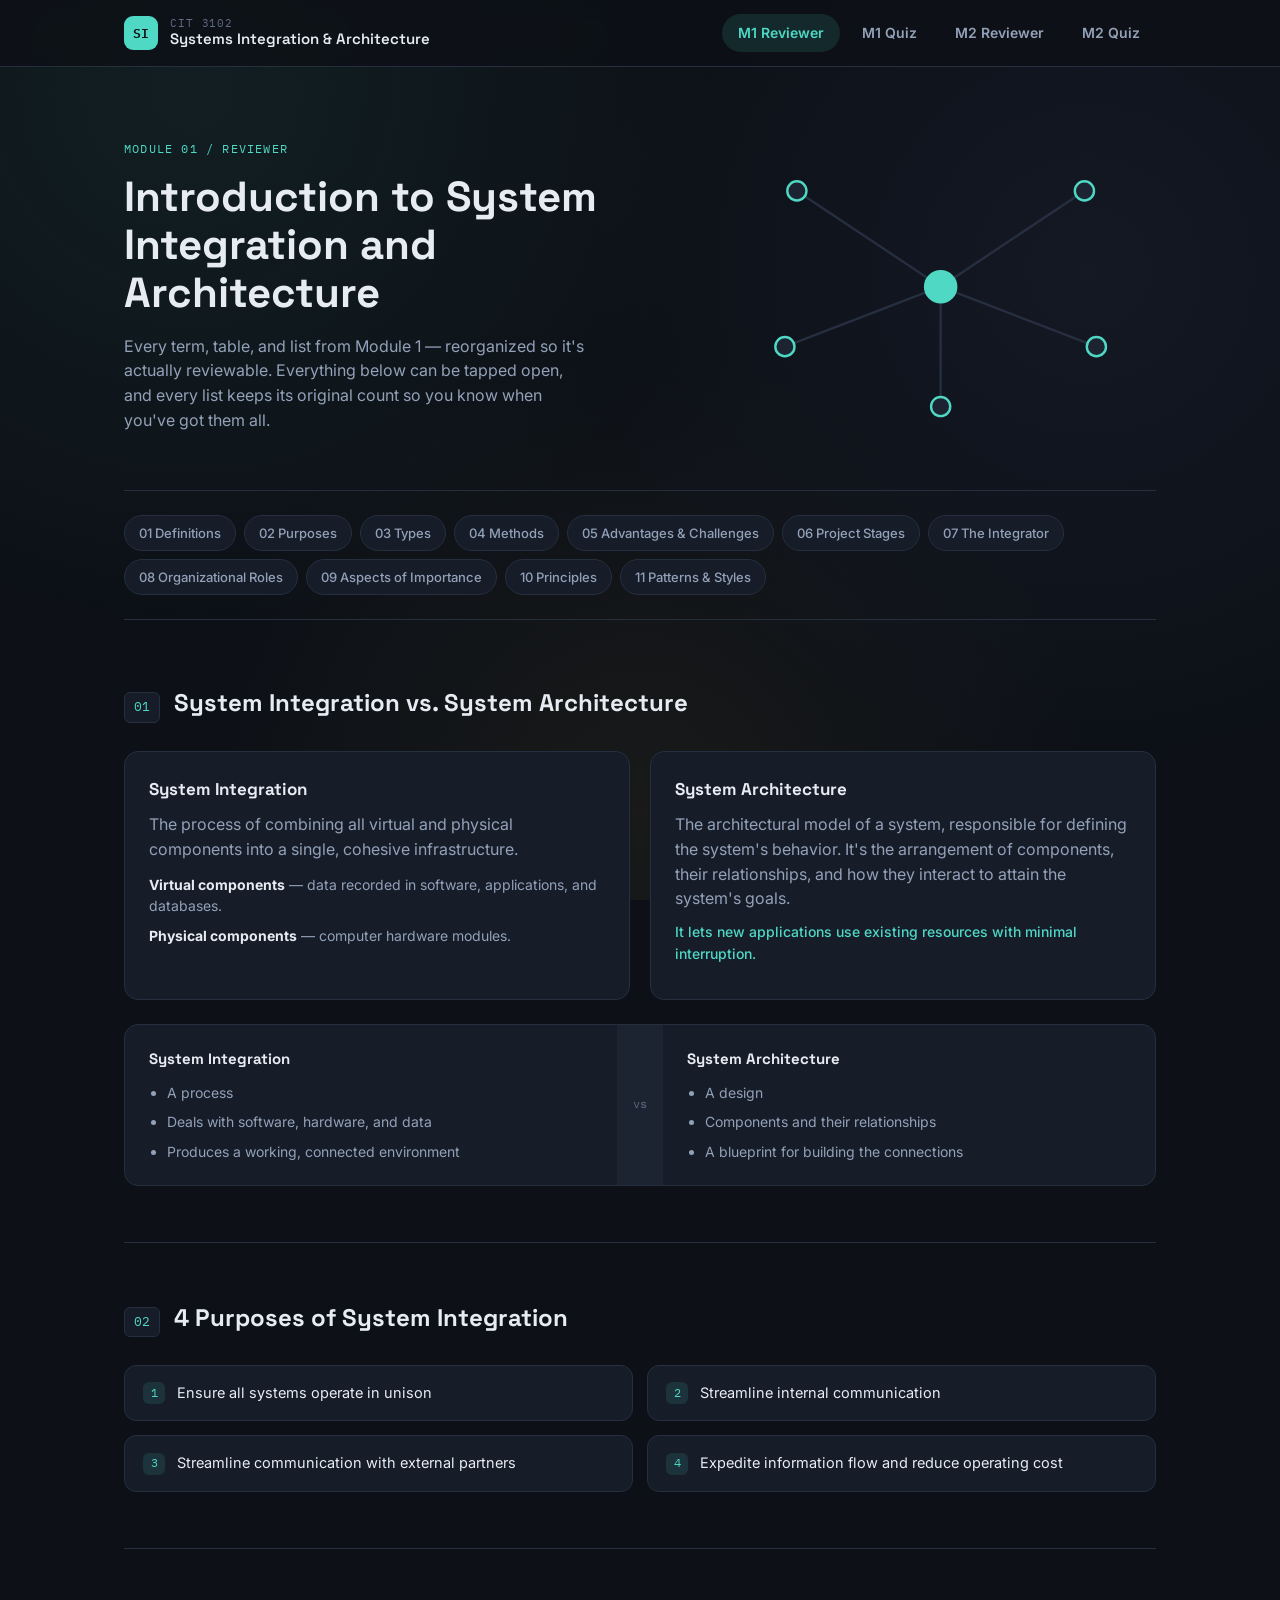
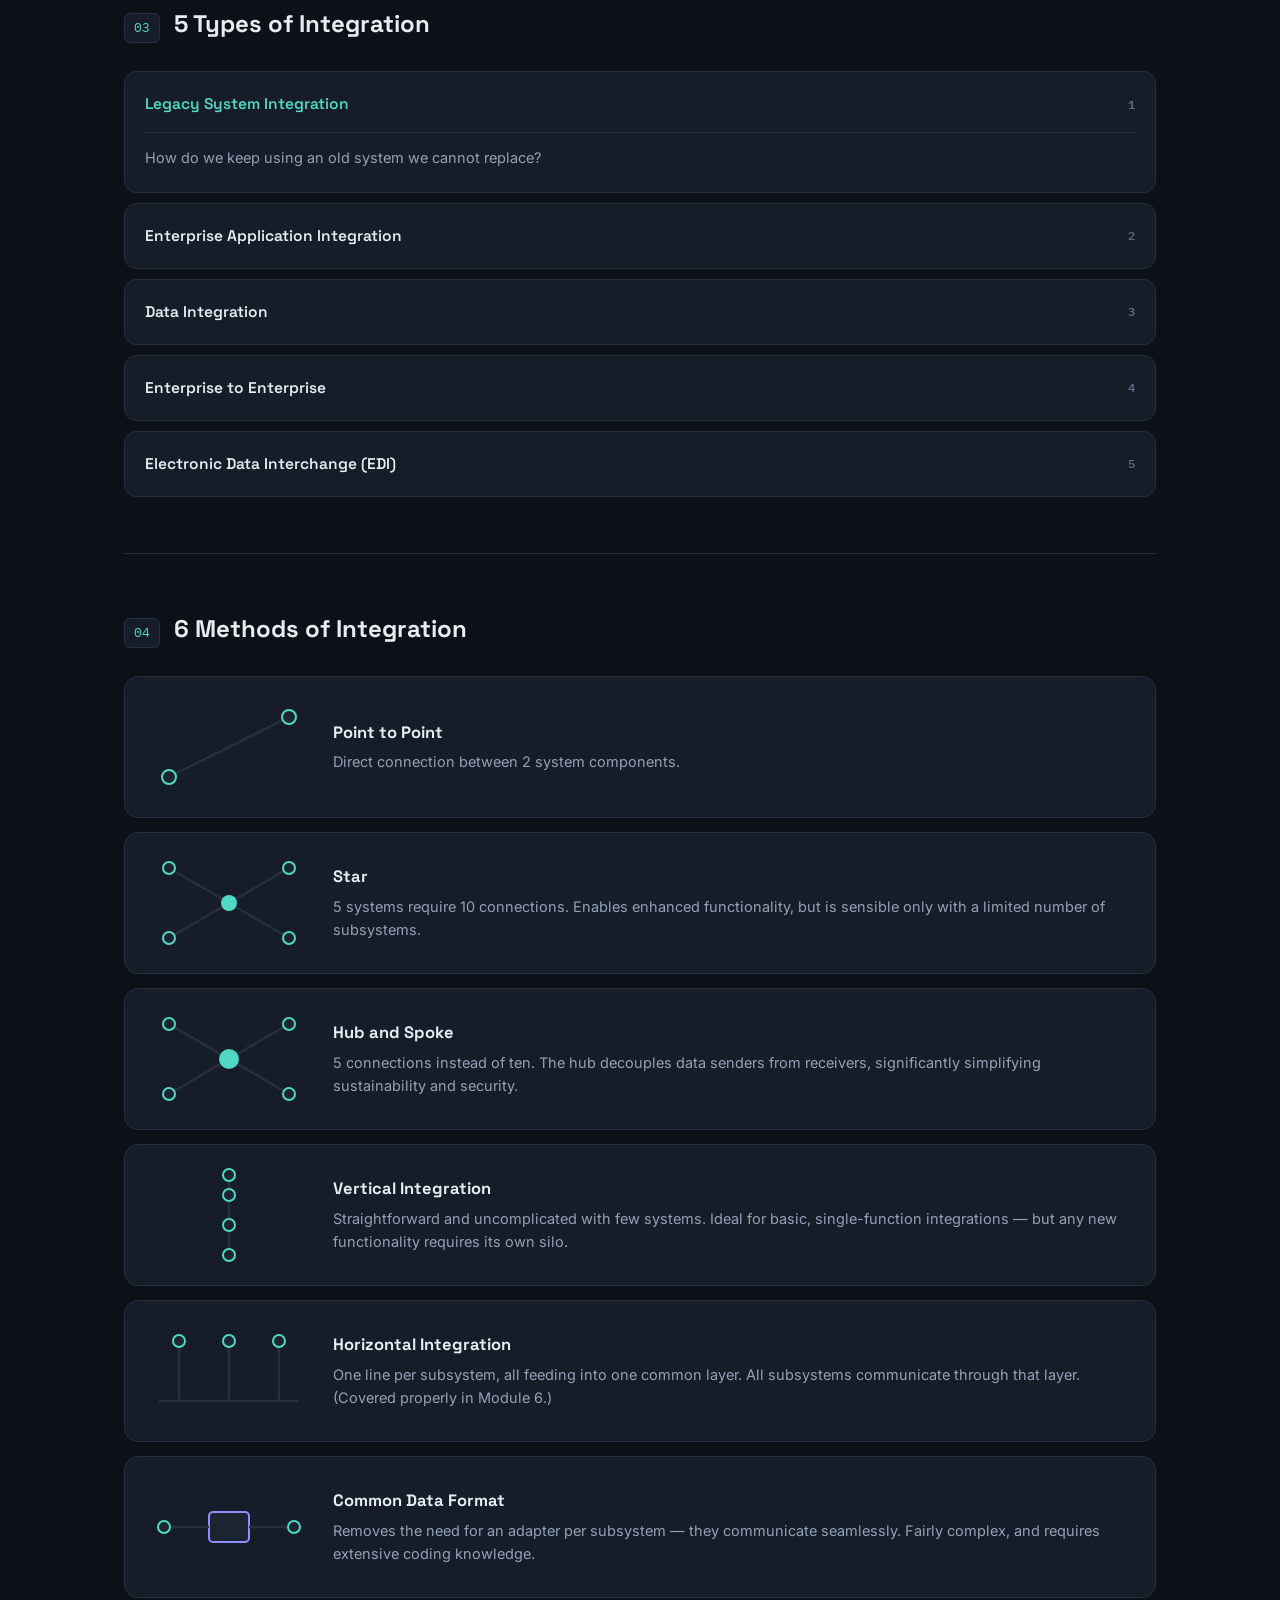
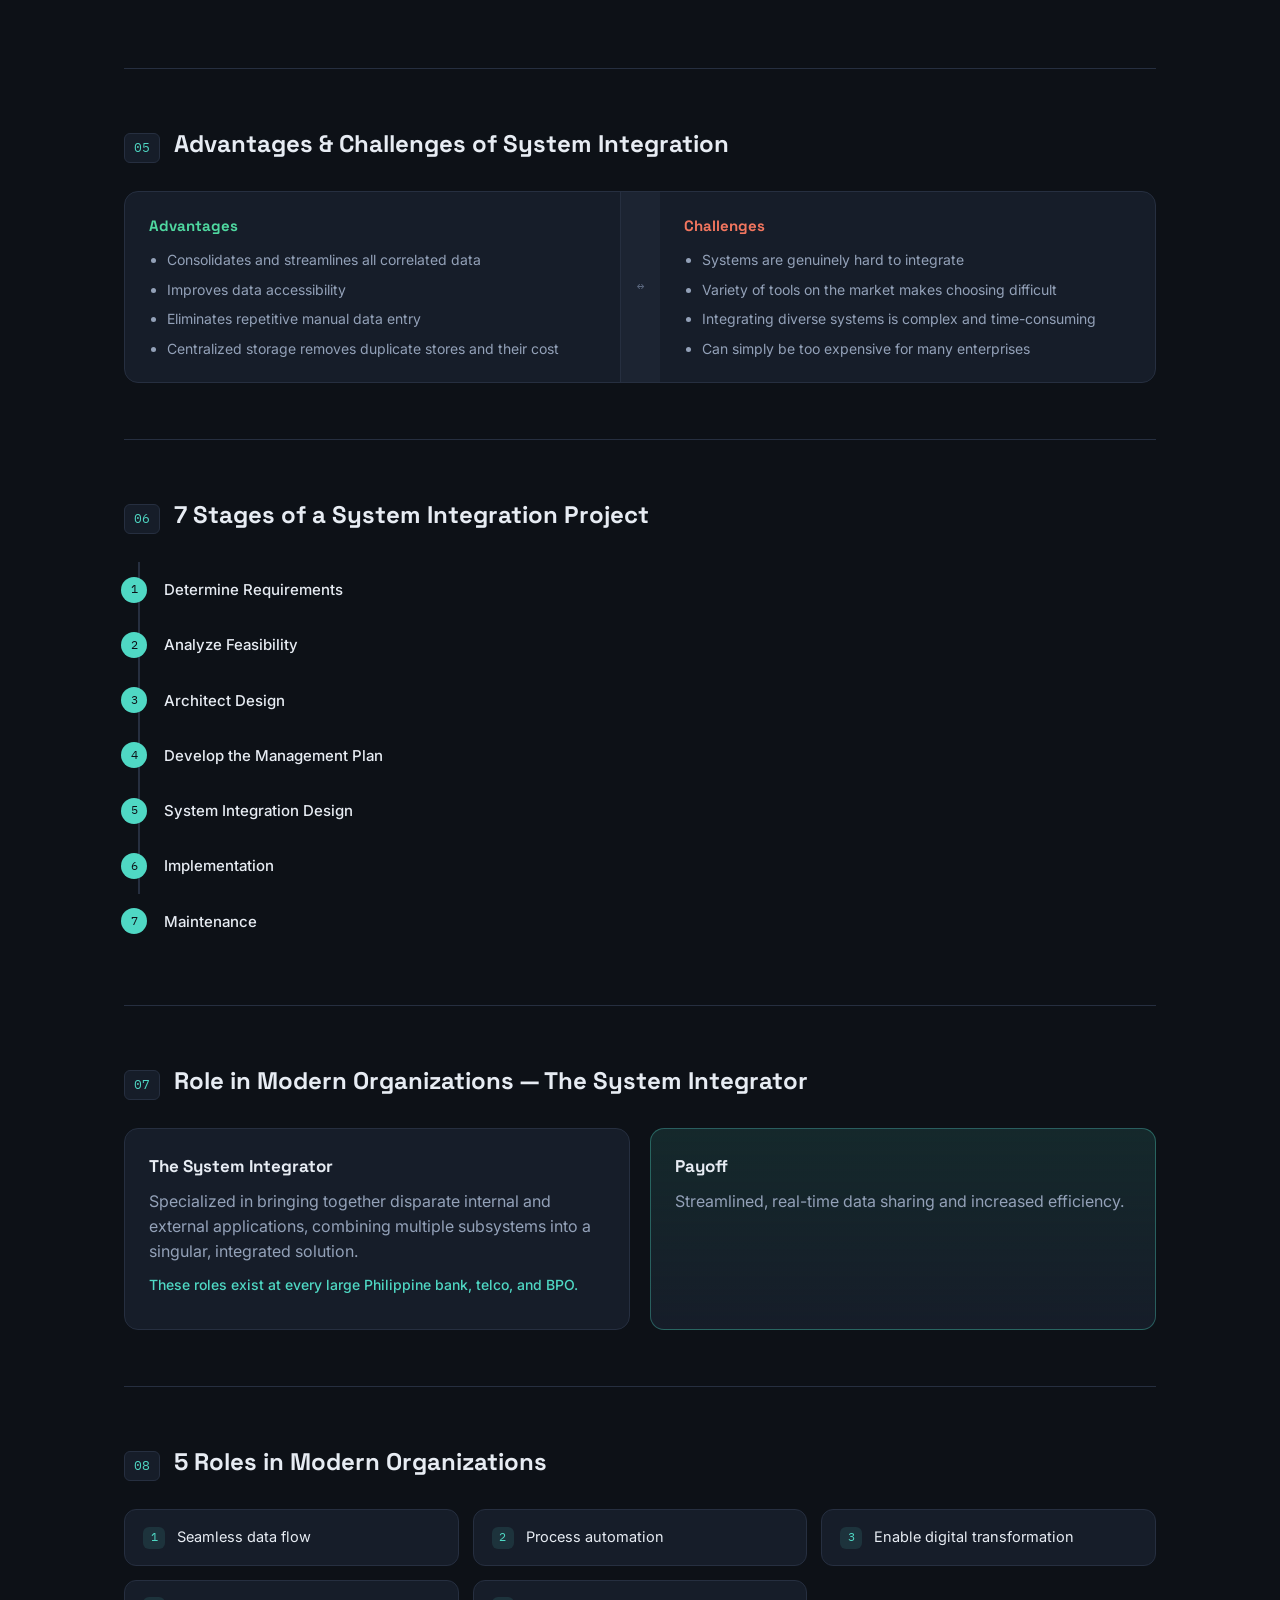
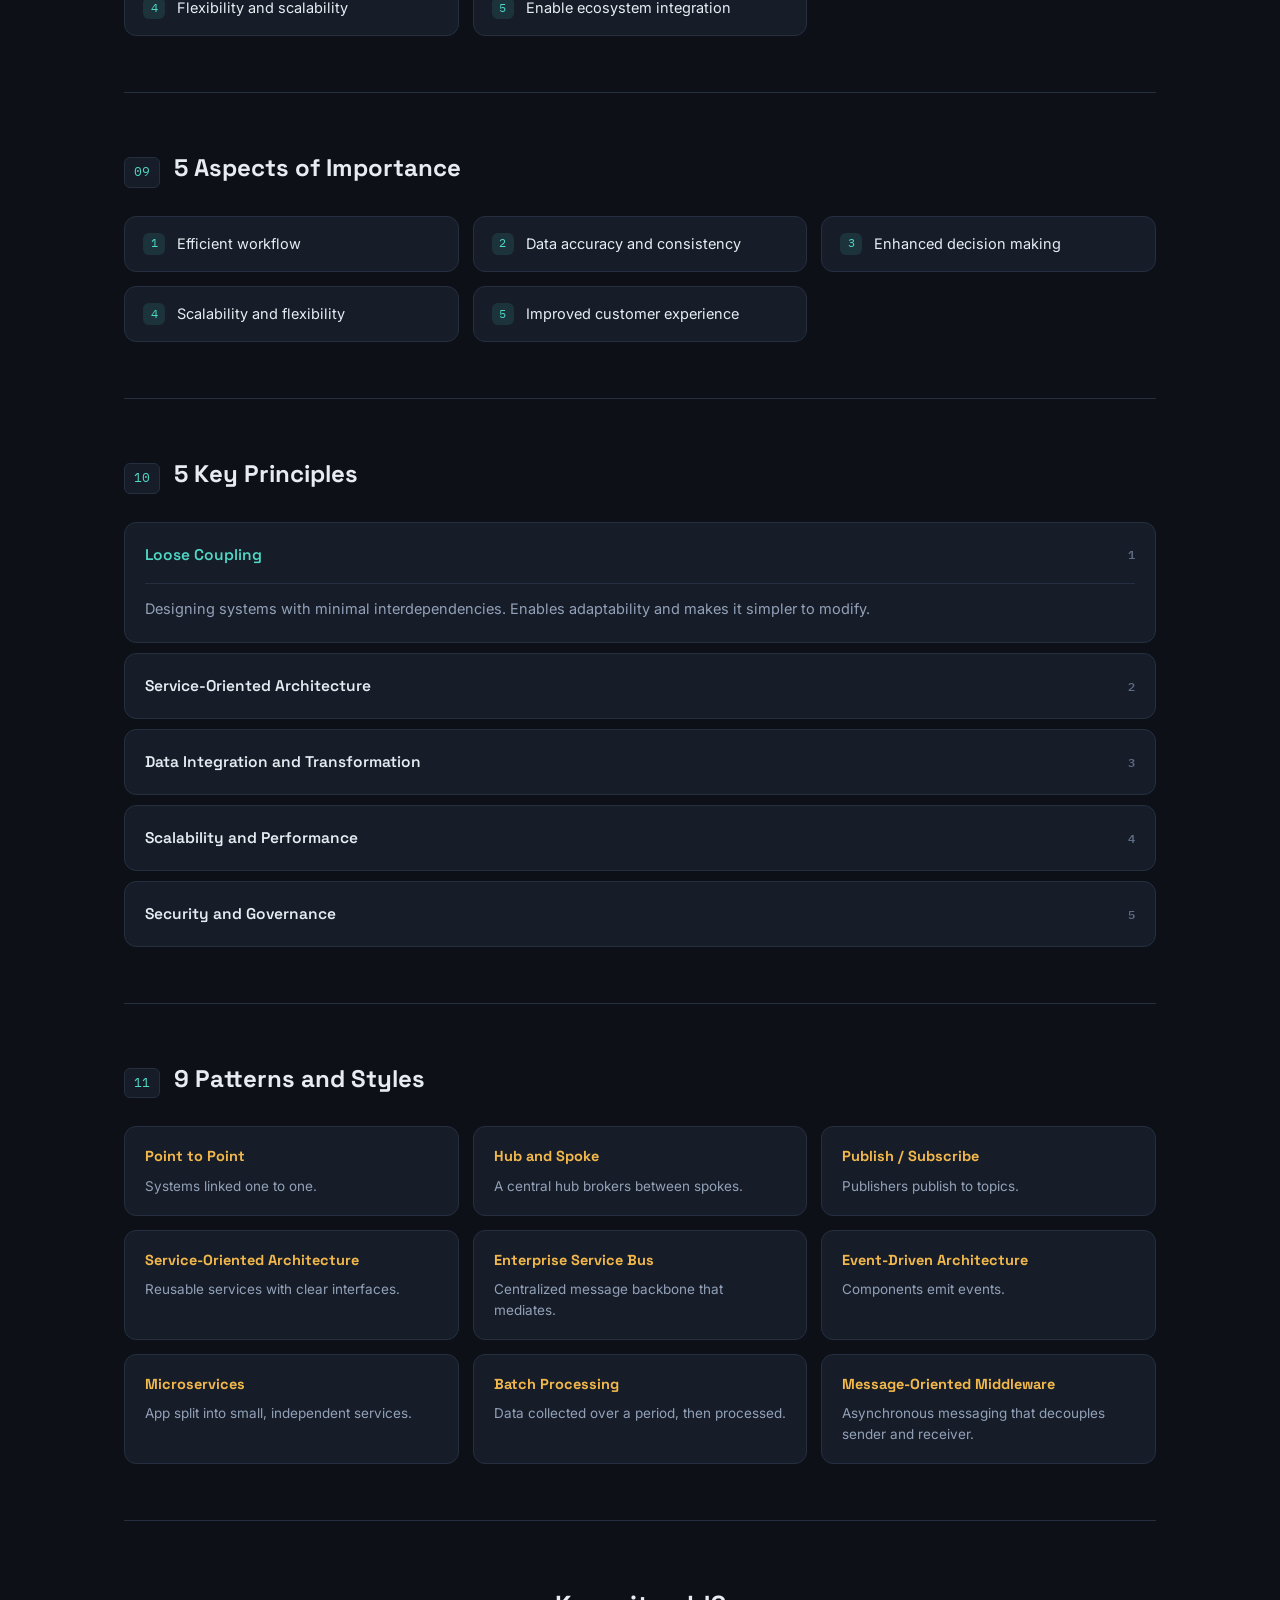
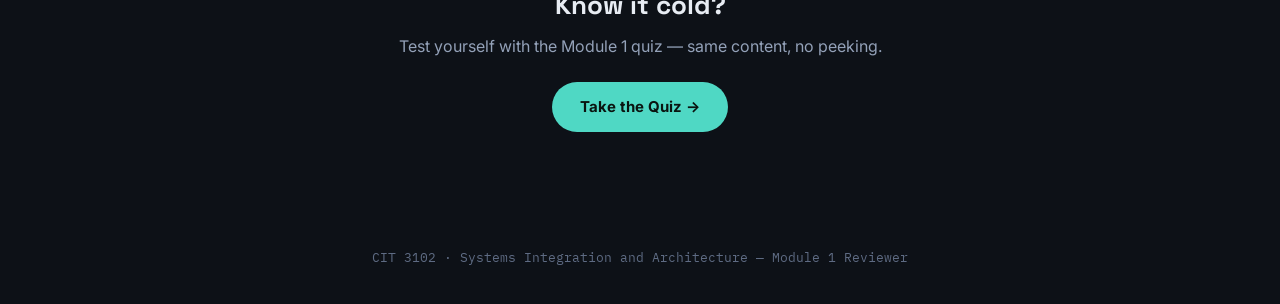
<file: index.html>
<!DOCTYPE html>
<html lang="en">
<head>
<meta charset="UTF-8">
<meta name="viewport" content="width=device-width, initial-scale=1.0">
<title>Module 1 Reviewer · Systems Integration & Architecture</title>
<link rel="preconnect" href="https://fonts.googleapis.com">
<link href="https://fonts.googleapis.com/css2?family=Space+Grotesk:wght@500;600;700&family=Inter:wght@400;500;600;700&family=IBM+Plex+Mono:wght@500;600&display=swap" rel="stylesheet">
<link rel="stylesheet" href="reviewer.css">
</head>
<body>

<div class="wires" aria-hidden="true"></div>

<header class="topbar">
  <div class="topbar-inner">
    <div class="brand">
      <span class="brand-mark">SI</span>
      <div class="brand-text">
        <span class="brand-course">CIT 3102</span>
        <span class="brand-sub">Systems Integration &amp; Architecture</span>
      </div>
    </div>
    <nav class="topnav">
      <a href="index.html" class="active">M1 Reviewer</a>
      <a href="quiz.html">M1 Quiz</a>
      <a href="index2.html">M2 Reviewer</a>
      <a href="quiz2.html">M2 Quiz</a>
    </nav>
  </div>
</header>

<main>

  <section class="hero">
    <div class="hero-text">
      <p class="eyebrow">Module 01 / Reviewer</p>
      <h1>Introduction to System Integration and Architecture</h1>
      <p class="hero-sub">Every term, table, and list from Module 1 — reorganized so it's actually reviewable. Everything below can be tapped open, and every list keeps its original count so you know when you've got them all.</p>
    </div>
    <svg class="hero-diagram" viewBox="0 0 360 260" aria-hidden="true">
      <g class="wire-lines">
        <line x1="180" y1="130" x2="60" y2="50"></line>
        <line x1="180" y1="130" x2="300" y2="50"></line>
        <line x1="180" y1="130" x2="50" y2="180"></line>
        <line x1="180" y1="130" x2="310" y2="180"></line>
        <line x1="180" y1="130" x2="180" y2="230"></line>
      </g>
      <circle class="node node-hub" cx="180" cy="130" r="14"></circle>
      <circle class="node" cx="60" cy="50" r="8"></circle>
      <circle class="node" cx="300" cy="50" r="8"></circle>
      <circle class="node" cx="50" cy="180" r="8"></circle>
      <circle class="node" cx="310" cy="180" r="8"></circle>
      <circle class="node" cx="180" cy="230" r="8"></circle>
    </svg>
  </section>

  <nav class="toc" aria-label="Section quick links">
    <a href="#definitions">01 Definitions</a>
    <a href="#purposes">02 Purposes</a>
    <a href="#types">03 Types</a>
    <a href="#methods">04 Methods</a>
    <a href="#advantages">05 Advantages &amp; Challenges</a>
    <a href="#stages">06 Project Stages</a>
    <a href="#role">07 The Integrator</a>
    <a href="#roles">08 Organizational Roles</a>
    <a href="#aspects">09 Aspects of Importance</a>
    <a href="#principles">10 Principles</a>
    <a href="#patterns">11 Patterns &amp; Styles</a>
  </nav>

  <!-- 01 DEFINITIONS -->
  <section class="block" id="definitions">
    <div class="block-head">
      <span class="block-num">01</span>
      <h2>System Integration vs. System Architecture</h2>
    </div>

    <div class="card-grid two">
      <div class="def-card">
        <h3>System Integration</h3>
        <p>The process of combining all virtual and physical components into a single, cohesive infrastructure.</p>
        <ul class="tag-list">
          <li><strong>Virtual components</strong> — data recorded in software, applications, and databases.</li>
          <li><strong>Physical components</strong> — computer hardware modules.</li>
        </ul>
      </div>
      <div class="def-card">
        <h3>System Architecture</h3>
        <p>The architectural model of a system, responsible for defining the system's behavior. It's the arrangement of components, their relationships, and how they interact to attain the system's goals.</p>
        <p class="def-note">It lets new applications use existing resources with minimal interruption.</p>
      </div>
    </div>

    <div class="compare-table">
      <div class="compare-col">
        <h4>System Integration</h4>
        <ul>
          <li>A process</li>
          <li>Deals with software, hardware, and data</li>
          <li>Produces a working, connected environment</li>
        </ul>
      </div>
      <div class="compare-divider" aria-hidden="true">vs</div>
      <div class="compare-col">
        <h4>System Architecture</h4>
        <ul>
          <li>A design</li>
          <li>Components and their relationships</li>
          <li>A blueprint for building the connections</li>
        </ul>
      </div>
    </div>
  </section>

  <!-- 02 PURPOSES -->
  <section class="block" id="purposes">
    <div class="block-head">
      <span class="block-num">02</span>
      <h2>4 Purposes of System Integration</h2>
    </div>
    <div class="pill-grid four">
      <div class="pill-card"><span class="pill-index">1</span>Ensure all systems operate in unison</div>
      <div class="pill-card"><span class="pill-index">2</span>Streamline internal communication</div>
      <div class="pill-card"><span class="pill-index">3</span>Streamline communication with external partners</div>
      <div class="pill-card"><span class="pill-index">4</span>Expedite information flow and reduce operating cost</div>
    </div>
  </section>

  <!-- 03 TYPES -->
  <section class="block" id="types">
    <div class="block-head">
      <span class="block-num">03</span>
      <h2>5 Types of Integration</h2>
    </div>
    <div class="accordion">
      <details open>
        <summary><span>Legacy System Integration</span><i>1</i></summary>
        <p>How do we keep using an old system we cannot replace?</p>
      </details>
      <details>
        <summary><span>Enterprise Application Integration</span><i>2</i></summary>
        <p>How do we unify the many applications we bought as we grew?</p>
      </details>
      <details>
        <summary><span>Data Integration</span><i>3</i></summary>
        <p>How do we get one view of data spread across many databases?</p>
      </details>
      <details>
        <summary><span>Enterprise to Enterprise</span><i>4</i></summary>
        <p>How do we automate work that crosses company boundaries?</p>
      </details>
      <details>
        <summary><span>Electronic Data Interchange (EDI)</span><i>5</i></summary>
        <p>How do we stop exchanging paper documents with other companies?</p>
      </details>
    </div>
  </section>

  <!-- 04 METHODS -->
  <section class="block" id="methods">
    <div class="block-head">
      <span class="block-num">04</span>
      <h2>6 Methods of Integration</h2>
    </div>

    <div class="method-card">
      <svg class="topo" viewBox="0 0 160 100"><line x1="20" y1="80" x2="140" y2="20"/><circle cx="20" cy="80" r="7"/><circle cx="140" cy="20" r="7"/></svg>
      <div class="method-text">
        <h3>Point to Point</h3>
        <p>Direct connection between 2 system components.</p>
      </div>
    </div>

    <div class="method-card">
      <svg class="topo" viewBox="0 0 160 100"><line x1="80" y1="50" x2="20" y2="15"/><line x1="80" y1="50" x2="140" y2="15"/><line x1="80" y1="50" x2="20" y2="85"/><line x1="80" y1="50" x2="140" y2="85"/><circle class="hub" cx="80" cy="50" r="8"/><circle cx="20" cy="15" r="6"/><circle cx="140" cy="15" r="6"/><circle cx="20" cy="85" r="6"/><circle cx="140" cy="85" r="6"/></svg>
      <div class="method-text">
        <h3>Star</h3>
        <p>5 systems require 10 connections. Enables enhanced functionality, but is sensible only with a limited number of subsystems.</p>
      </div>
    </div>

    <div class="method-card">
      <svg class="topo" viewBox="0 0 160 100"><line x1="80" y1="50" x2="20" y2="15"/><line x1="80" y1="50" x2="140" y2="15"/><line x1="80" y1="50" x2="20" y2="85"/><line x1="80" y1="50" x2="140" y2="85"/><circle class="hub" cx="80" cy="50" r="10"/><circle cx="20" cy="15" r="6"/><circle cx="140" cy="15" r="6"/><circle cx="20" cy="85" r="6"/><circle cx="140" cy="85" r="6"/></svg>
      <div class="method-text">
        <h3>Hub and Spoke</h3>
        <p>5 connections instead of ten. The hub decouples data senders from receivers, significantly simplifying sustainability and security.</p>
      </div>
    </div>

    <div class="method-card">
      <svg class="topo" viewBox="0 0 160 100"><line x1="80" y1="90" x2="80" y2="60"/><line x1="80" y1="60" x2="80" y2="30"/><line x1="80" y1="30" x2="80" y2="10"/><circle cx="80" cy="90" r="6"/><circle cx="80" cy="60" r="6"/><circle cx="80" cy="30" r="6"/><circle cx="80" cy="10" r="6"/></svg>
      <div class="method-text">
        <h3>Vertical Integration</h3>
        <p>Straightforward and uncomplicated with few systems. Ideal for basic, single-function integrations — but any new functionality requires its own silo.</p>
      </div>
    </div>

    <div class="method-card">
      <svg class="topo" viewBox="0 0 160 100"><line x1="10" y1="80" x2="150" y2="80"/><line x1="30" y1="80" x2="30" y2="20"/><line x1="80" y1="80" x2="80" y2="20"/><line x1="130" y1="80" x2="130" y2="20"/><circle cx="30" cy="20" r="6"/><circle cx="80" cy="20" r="6"/><circle cx="130" cy="20" r="6"/></svg>
      <div class="method-text">
        <h3>Horizontal Integration</h3>
        <p>One line per subsystem, all feeding into one common layer. All subsystems communicate through that layer. (Covered properly in Module 6.)</p>
      </div>
    </div>

    <div class="method-card">
      <svg class="topo" viewBox="0 0 160 100"><rect x="60" y="35" width="40" height="30" rx="4"/><line x1="60" y1="50" x2="15" y2="50"/><line x1="100" y1="50" x2="145" y2="50"/><circle cx="15" cy="50" r="6"/><circle cx="145" cy="50" r="6"/></svg>
      <div class="method-text">
        <h3>Common Data Format</h3>
        <p>Removes the need for an adapter per subsystem — they communicate seamlessly. Fairly complex, and requires extensive coding knowledge.</p>
      </div>
    </div>
  </section>

  <!-- 05 ADVANTAGES / CHALLENGES -->
  <section class="block" id="advantages">
    <div class="block-head">
      <span class="block-num">05</span>
      <h2>Advantages &amp; Challenges of System Integration</h2>
    </div>
    <div class="compare-table two-tone">
      <div class="compare-col good">
        <h4>Advantages</h4>
        <ul>
          <li>Consolidates and streamlines all correlated data</li>
          <li>Improves data accessibility</li>
          <li>Eliminates repetitive manual data entry</li>
          <li>Centralized storage removes duplicate stores and their cost</li>
        </ul>
      </div>
      <div class="compare-divider" aria-hidden="true">↔</div>
      <div class="compare-col bad">
        <h4>Challenges</h4>
        <ul>
          <li>Systems are genuinely hard to integrate</li>
          <li>Variety of tools on the market makes choosing difficult</li>
          <li>Integrating diverse systems is complex and time-consuming</li>
          <li>Can simply be too expensive for many enterprises</li>
        </ul>
      </div>
    </div>
  </section>

  <!-- 06 STAGES -->
  <section class="block" id="stages">
    <div class="block-head">
      <span class="block-num">06</span>
      <h2>7 Stages of a System Integration Project</h2>
    </div>
    <ol class="timeline">
      <li><span class="t-num">1</span><span class="t-label">Determine Requirements</span></li>
      <li><span class="t-num">2</span><span class="t-label">Analyze Feasibility</span></li>
      <li><span class="t-num">3</span><span class="t-label">Architect Design</span></li>
      <li><span class="t-num">4</span><span class="t-label">Develop the Management Plan</span></li>
      <li><span class="t-num">5</span><span class="t-label">System Integration Design</span></li>
      <li><span class="t-num">6</span><span class="t-label">Implementation</span></li>
      <li><span class="t-num">7</span><span class="t-label">Maintenance</span></li>
    </ol>
  </section>

  <!-- 07 ROLE -->
  <section class="block" id="role">
    <div class="block-head">
      <span class="block-num">07</span>
      <h2>Role in Modern Organizations — The System Integrator</h2>
    </div>
    <div class="card-grid two">
      <div class="def-card">
        <h3>The System Integrator</h3>
        <p>Specialized in bringing together disparate internal and external applications, combining multiple subsystems into a singular, integrated solution.</p>
        <p class="def-note">These roles exist at every large Philippine bank, telco, and BPO.</p>
      </div>
      <div class="def-card accent">
        <h3>Payoff</h3>
        <p>Streamlined, real-time data sharing and increased efficiency.</p>
      </div>
    </div>
  </section>

  <!-- 08 ROLES -->
  <section class="block" id="roles">
    <div class="block-head">
      <span class="block-num">08</span>
      <h2>5 Roles in Modern Organizations</h2>
    </div>
    <div class="pill-grid five">
      <div class="pill-card"><span class="pill-index">1</span>Seamless data flow</div>
      <div class="pill-card"><span class="pill-index">2</span>Process automation</div>
      <div class="pill-card"><span class="pill-index">3</span>Enable digital transformation</div>
      <div class="pill-card"><span class="pill-index">4</span>Flexibility and scalability</div>
      <div class="pill-card"><span class="pill-index">5</span>Enable ecosystem integration</div>
    </div>
  </section>

  <!-- 09 ASPECTS -->
  <section class="block" id="aspects">
    <div class="block-head">
      <span class="block-num">09</span>
      <h2>5 Aspects of Importance</h2>
    </div>
    <div class="pill-grid five">
      <div class="pill-card"><span class="pill-index">1</span>Efficient workflow</div>
      <div class="pill-card"><span class="pill-index">2</span>Data accuracy and consistency</div>
      <div class="pill-card"><span class="pill-index">3</span>Enhanced decision making</div>
      <div class="pill-card"><span class="pill-index">4</span>Scalability and flexibility</div>
      <div class="pill-card"><span class="pill-index">5</span>Improved customer experience</div>
    </div>
  </section>

  <!-- 10 PRINCIPLES -->
  <section class="block" id="principles">
    <div class="block-head">
      <span class="block-num">10</span>
      <h2>5 Key Principles</h2>
    </div>
    <div class="accordion">
      <details open>
        <summary><span>Loose Coupling</span><i>1</i></summary>
        <p>Designing systems with minimal interdependencies. Enables adaptability and makes it simpler to modify.</p>
      </details>
      <details>
        <summary><span>Service-Oriented Architecture</span><i>2</i></summary>
        <p>Autonomous, loosely coupled services with well-defined interfaces.</p>
      </details>
      <details>
        <summary><span>Data Integration and Transformation</span><i>3</i></summary>
        <p>Merging and consolidating data from many sources.</p>
      </details>
      <details>
        <summary><span>Scalability and Performance</span><i>4</i></summary>
        <p>Handling growing data, traffic, and transactions while still meeting response-time expectations.</p>
      </details>
      <details>
        <summary><span>Security and Governance</span><i>5</i></summary>
        <p>Authentication, authorization, data protection, and access control — for availability, confidentiality, and integrity.</p>
      </details>
    </div>
  </section>

  <!-- 11 PATTERNS -->
  <section class="block" id="patterns">
    <div class="block-head">
      <span class="block-num">11</span>
      <h2>9 Patterns and Styles</h2>
    </div>
    <div class="pattern-grid">
      <div class="pattern-card"><h3>Point to Point</h3><p>Systems linked one to one.</p></div>
      <div class="pattern-card"><h3>Hub and Spoke</h3><p>A central hub brokers between spokes.</p></div>
      <div class="pattern-card"><h3>Publish / Subscribe</h3><p>Publishers publish to topics.</p></div>
      <div class="pattern-card"><h3>Service-Oriented Architecture</h3><p>Reusable services with clear interfaces.</p></div>
      <div class="pattern-card"><h3>Enterprise Service Bus</h3><p>Centralized message backbone that mediates.</p></div>
      <div class="pattern-card"><h3>Event-Driven Architecture</h3><p>Components emit events.</p></div>
      <div class="pattern-card"><h3>Microservices</h3><p>App split into small, independent services.</p></div>
      <div class="pattern-card"><h3>Batch Processing</h3><p>Data collected over a period, then processed.</p></div>
      <div class="pattern-card"><h3>Message-Oriented Middleware</h3><p>Asynchronous messaging that decouples sender and receiver.</p></div>
    </div>
  </section>

  <section class="cta">
    <h2>Know it cold?</h2>
    <p>Test yourself with the Module 1 quiz — same content, no peeking.</p>
    <a class="cta-btn" href="quiz.html">Take the Quiz →</a>
  </section>

</main>

<footer class="footer">
  <p>CIT 3102 · Systems Integration and Architecture — Module 1 Reviewer</p>
</footer>

</body>
</html>
</file>
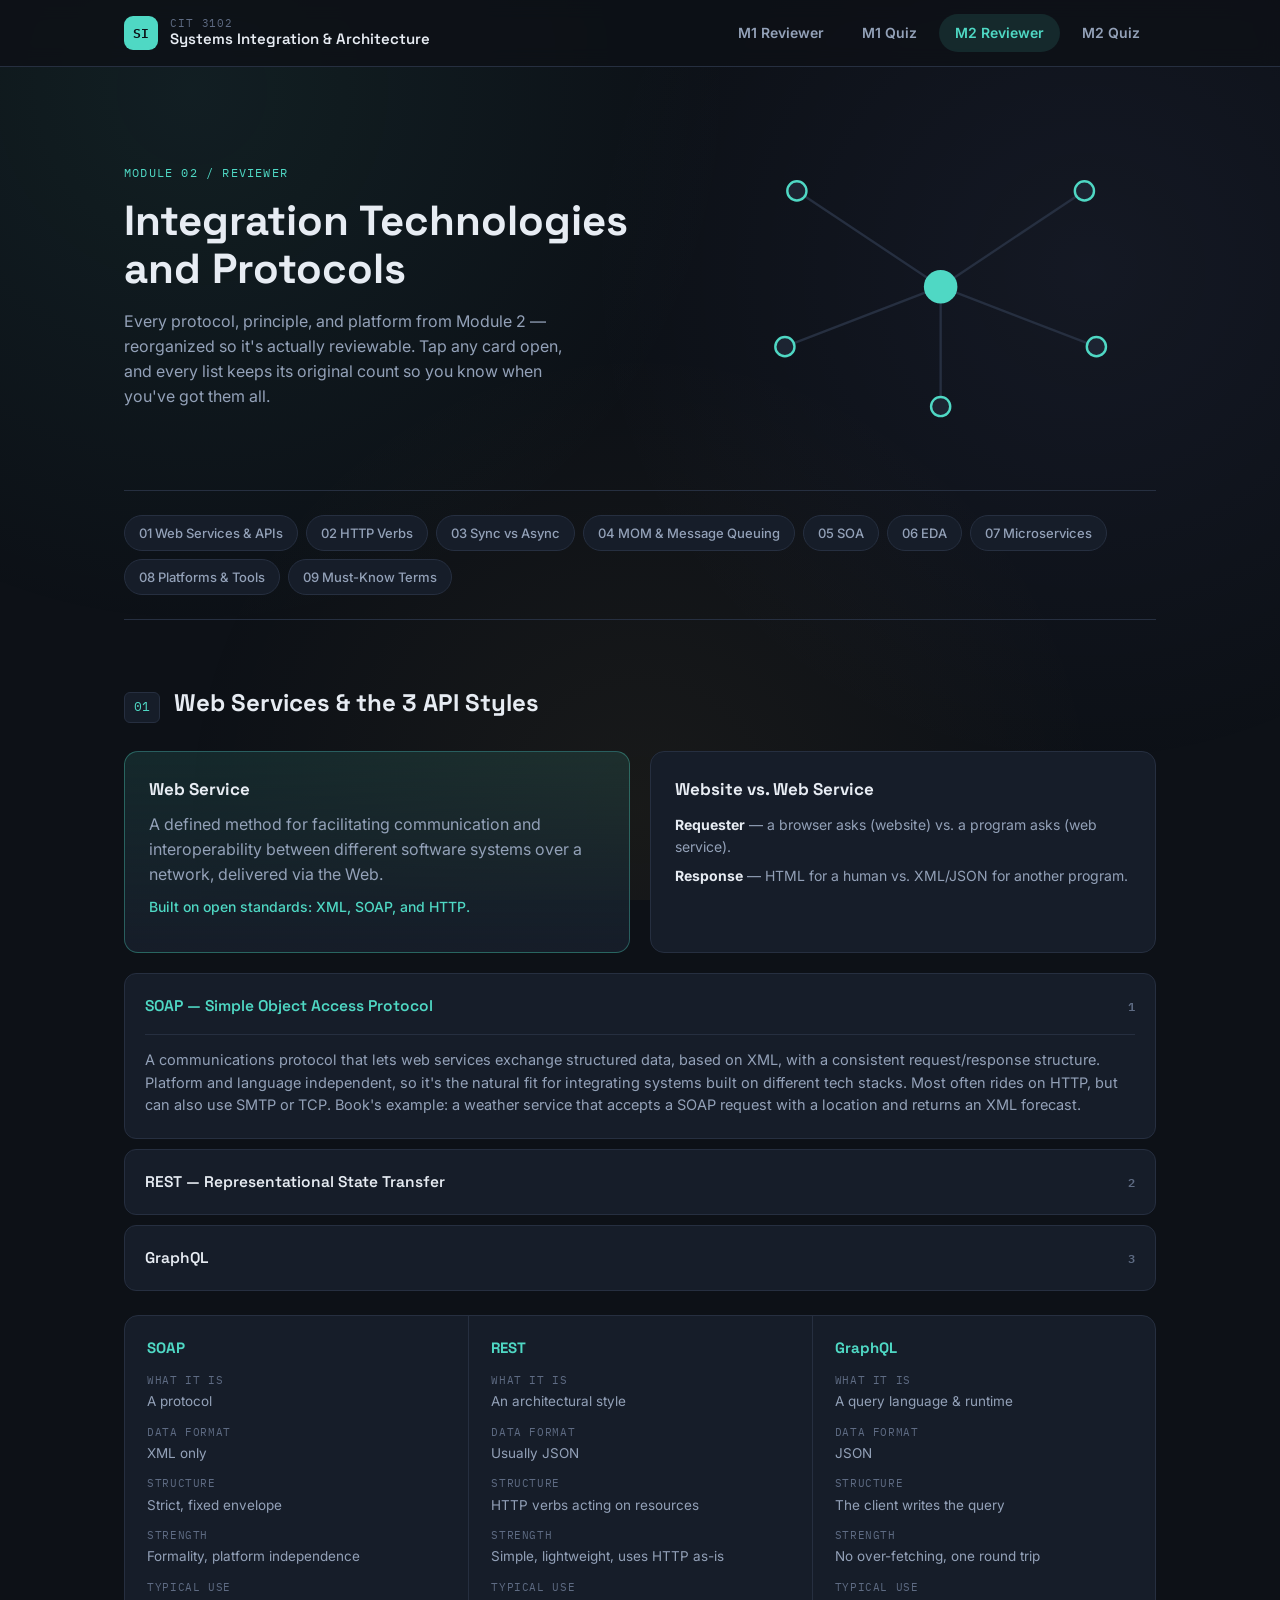
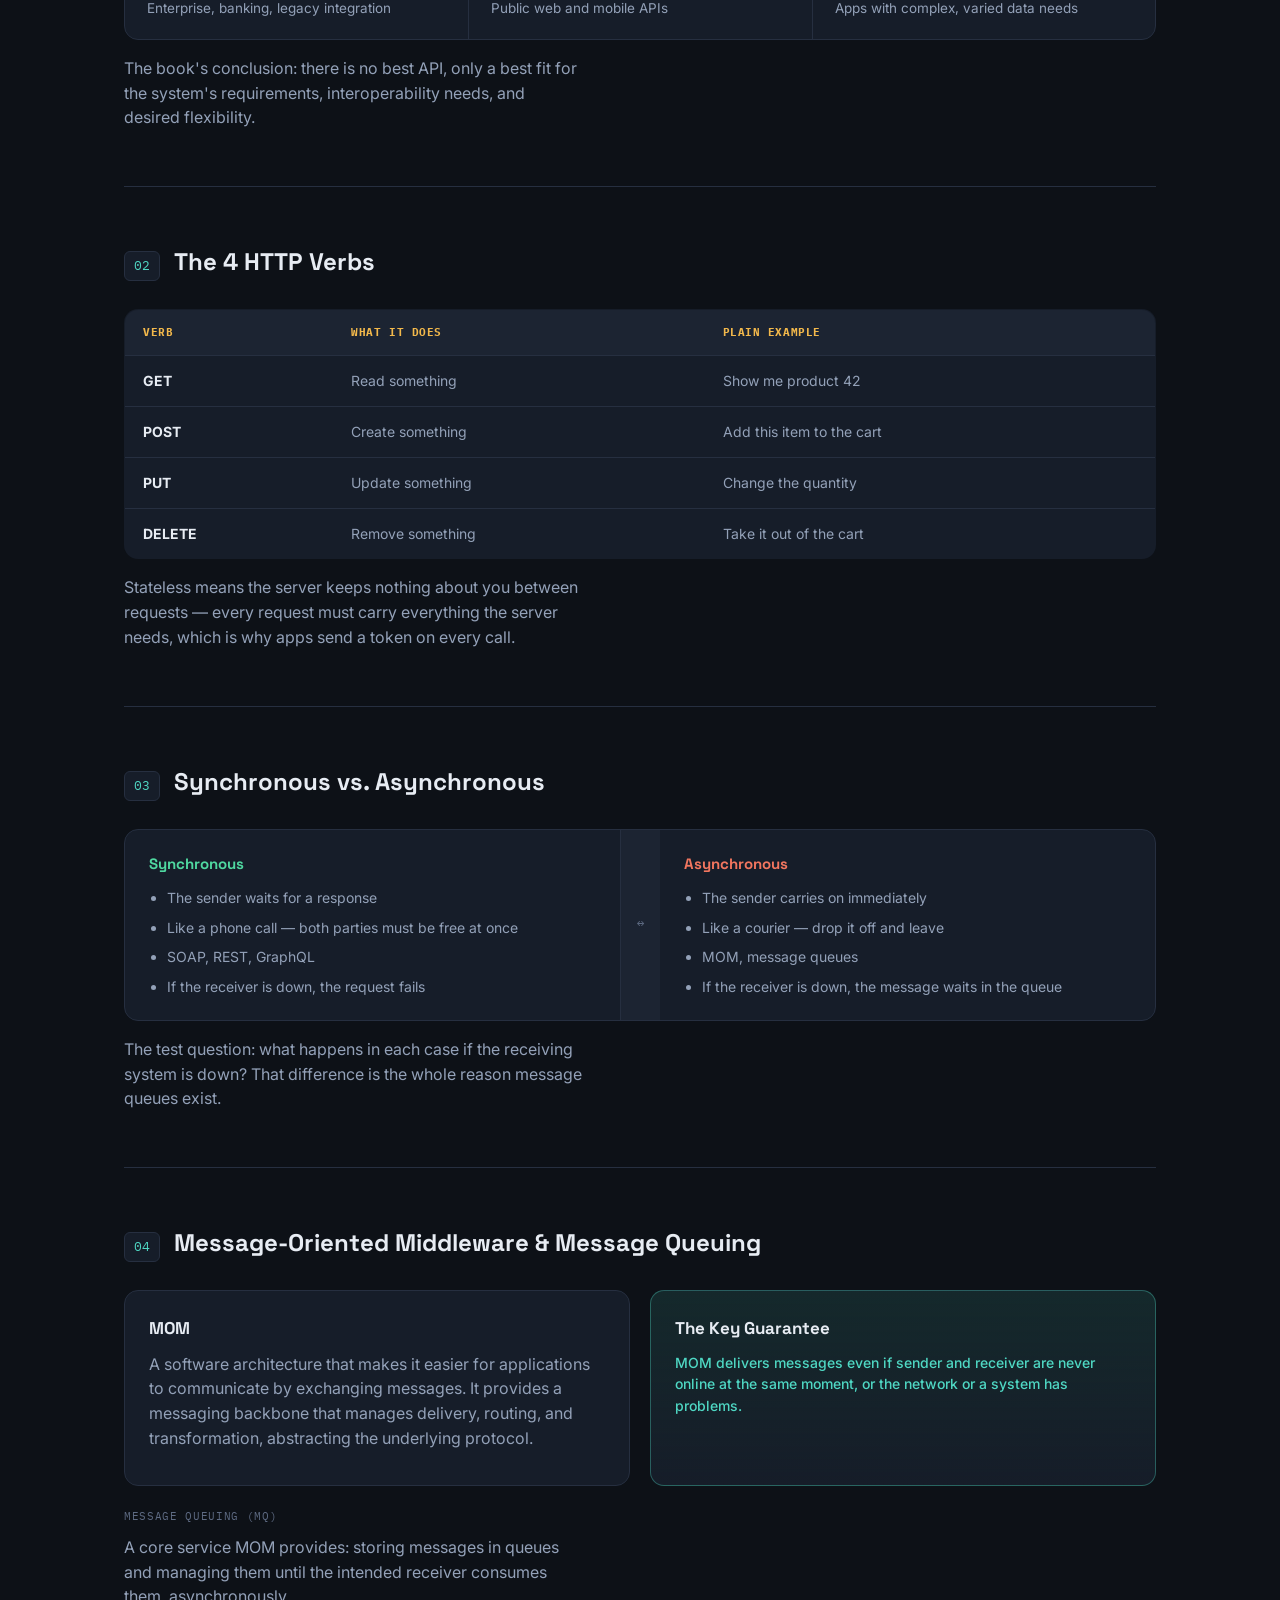
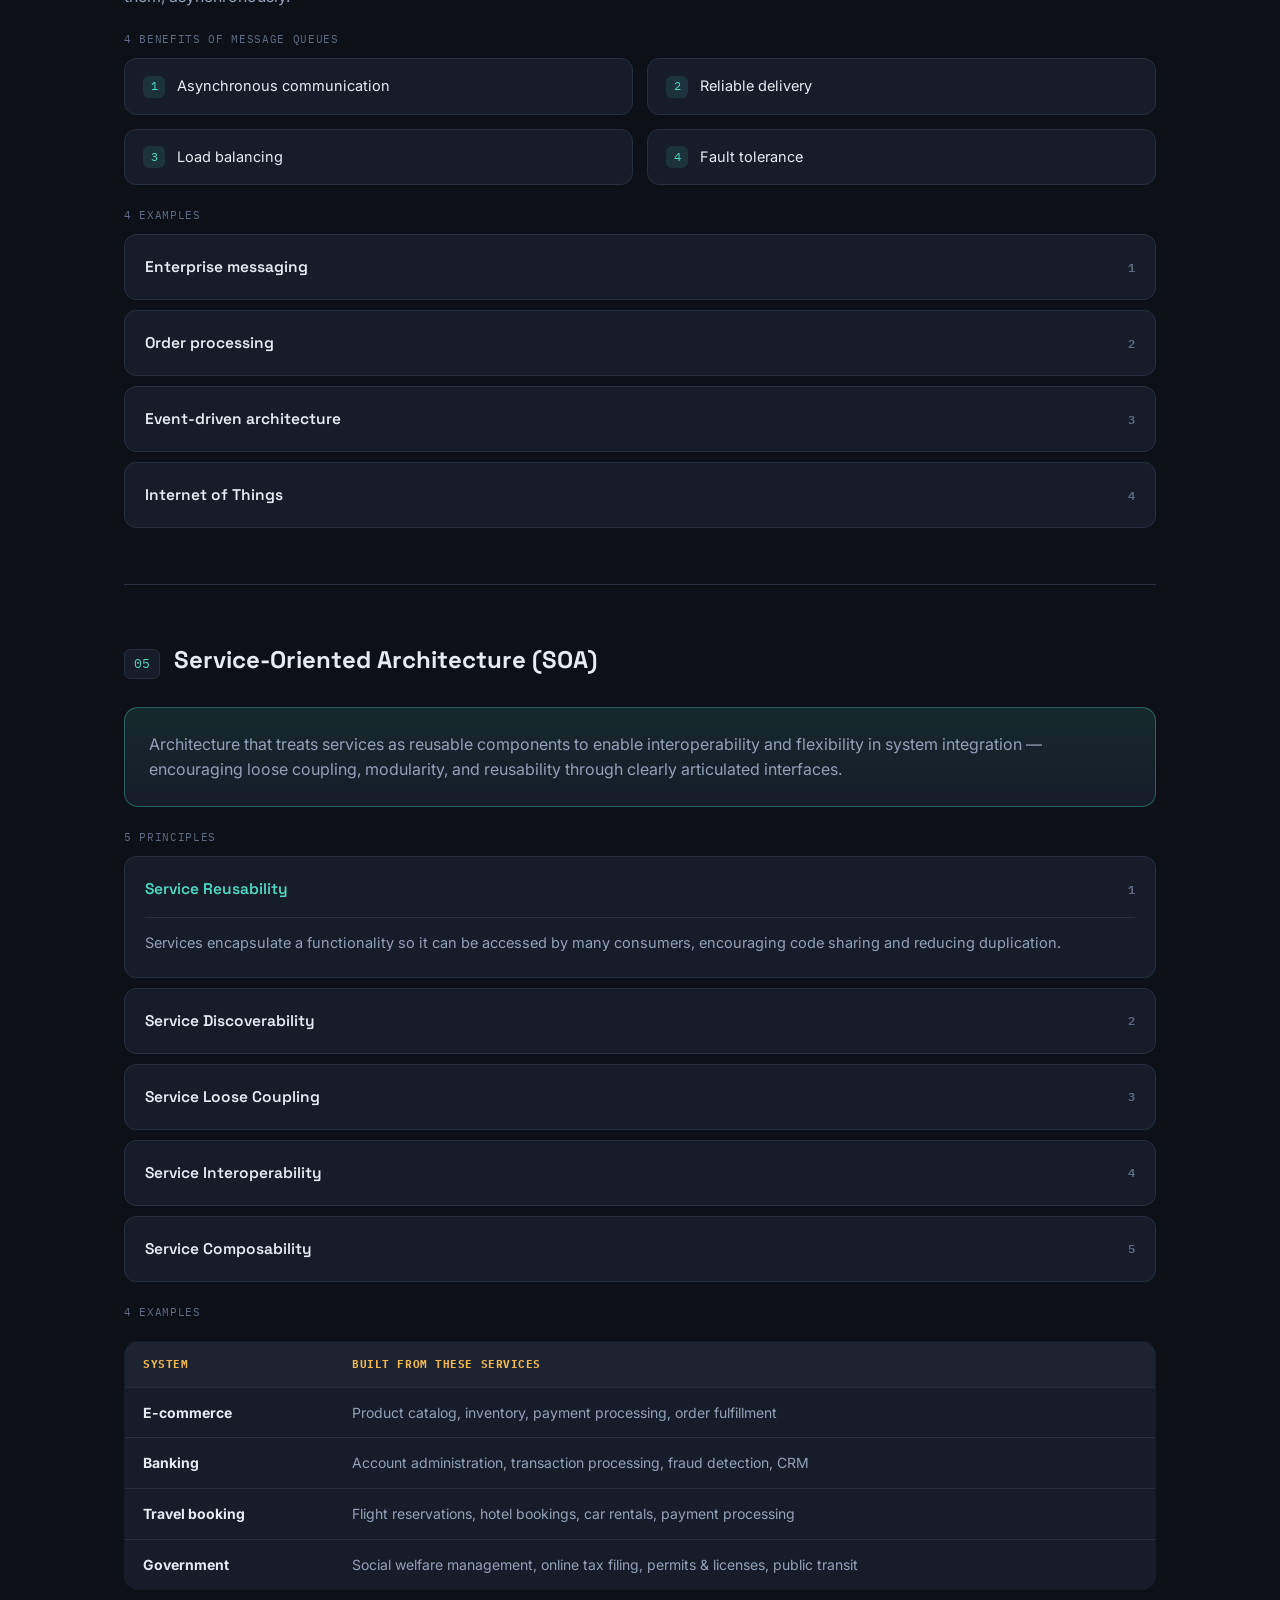
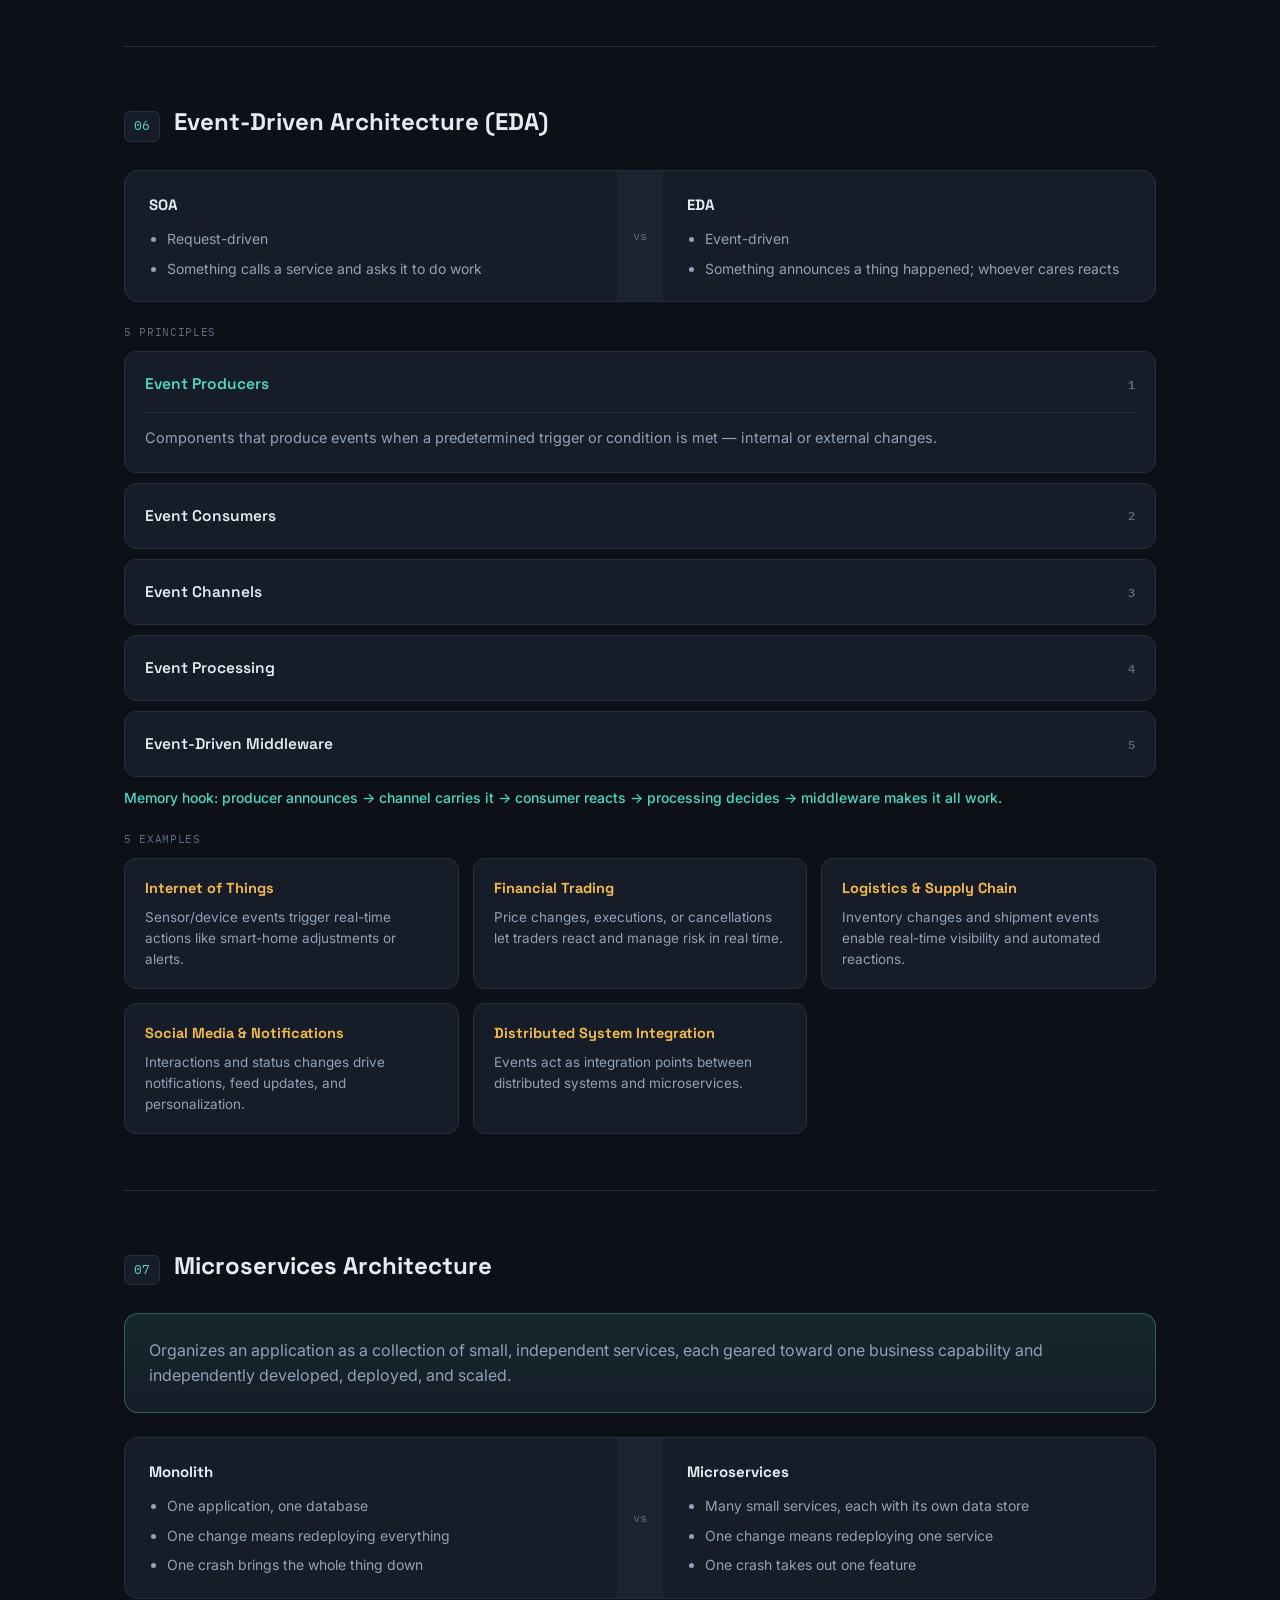
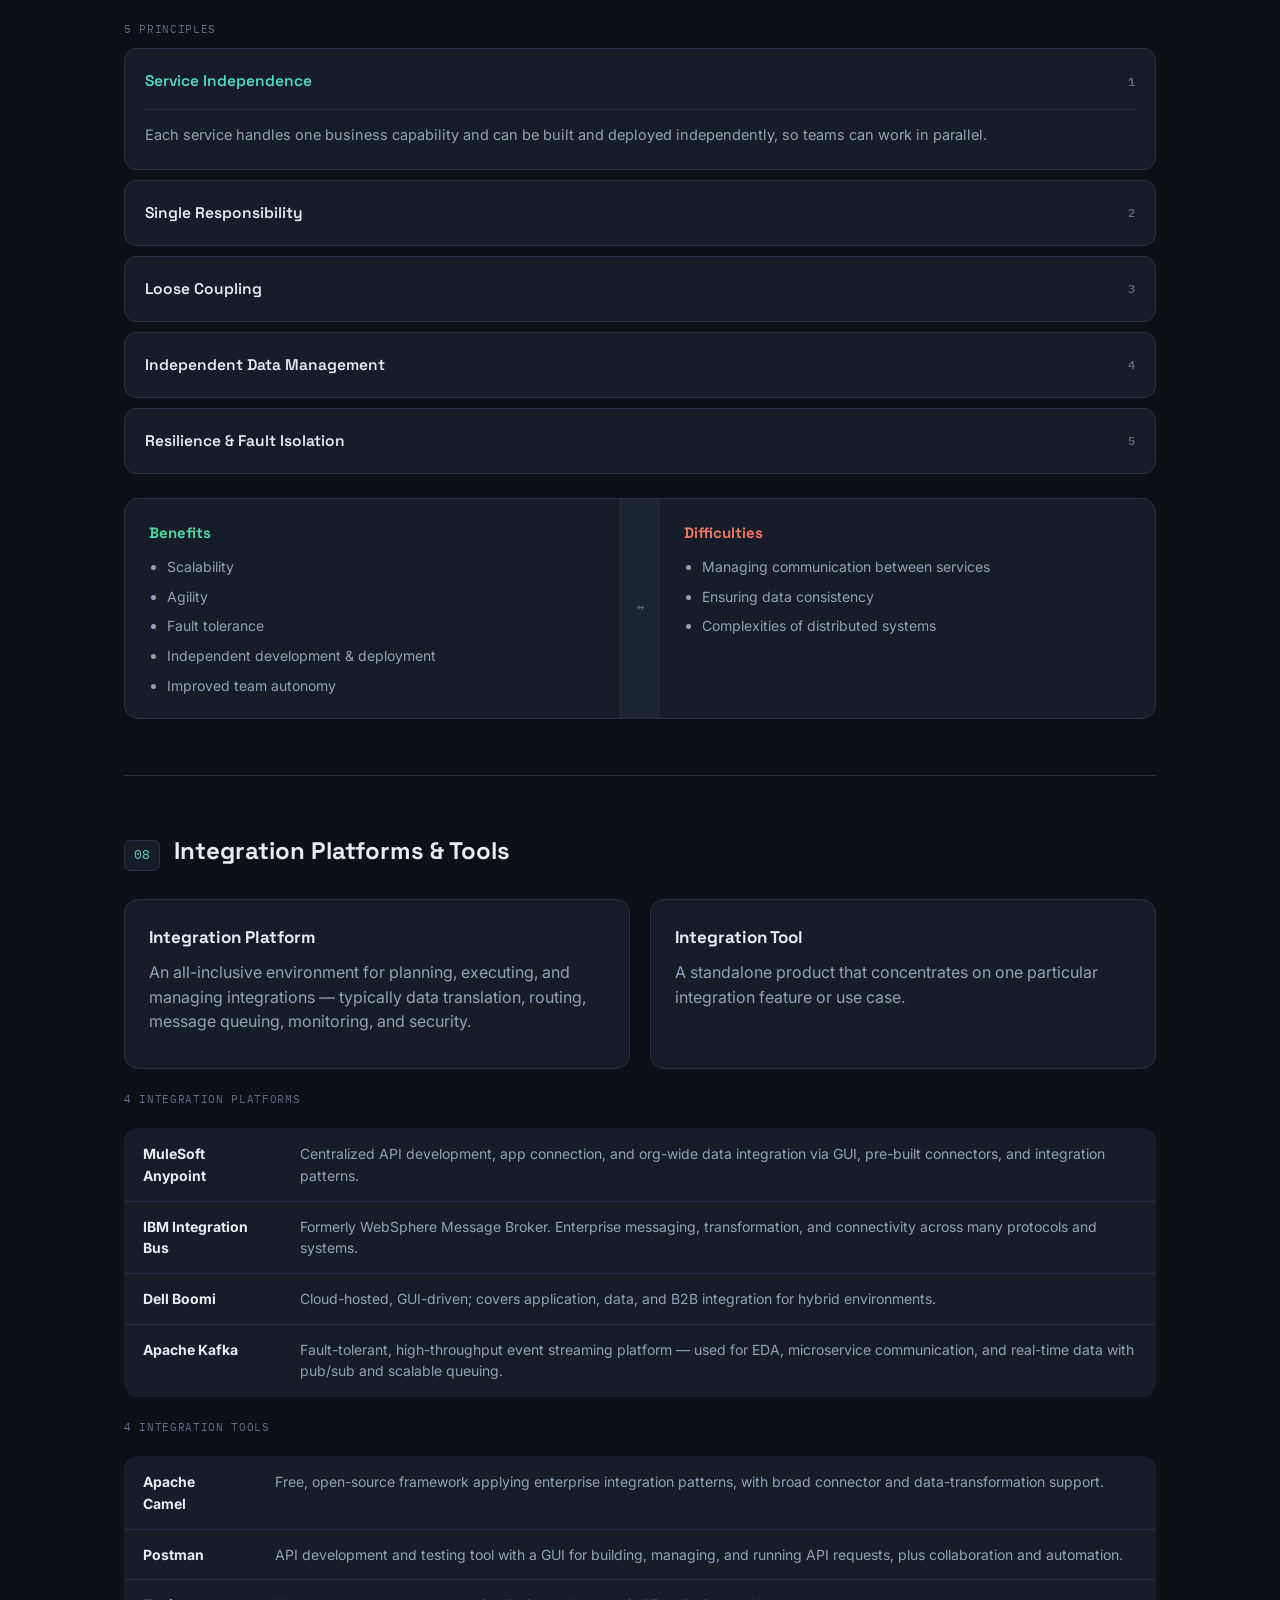
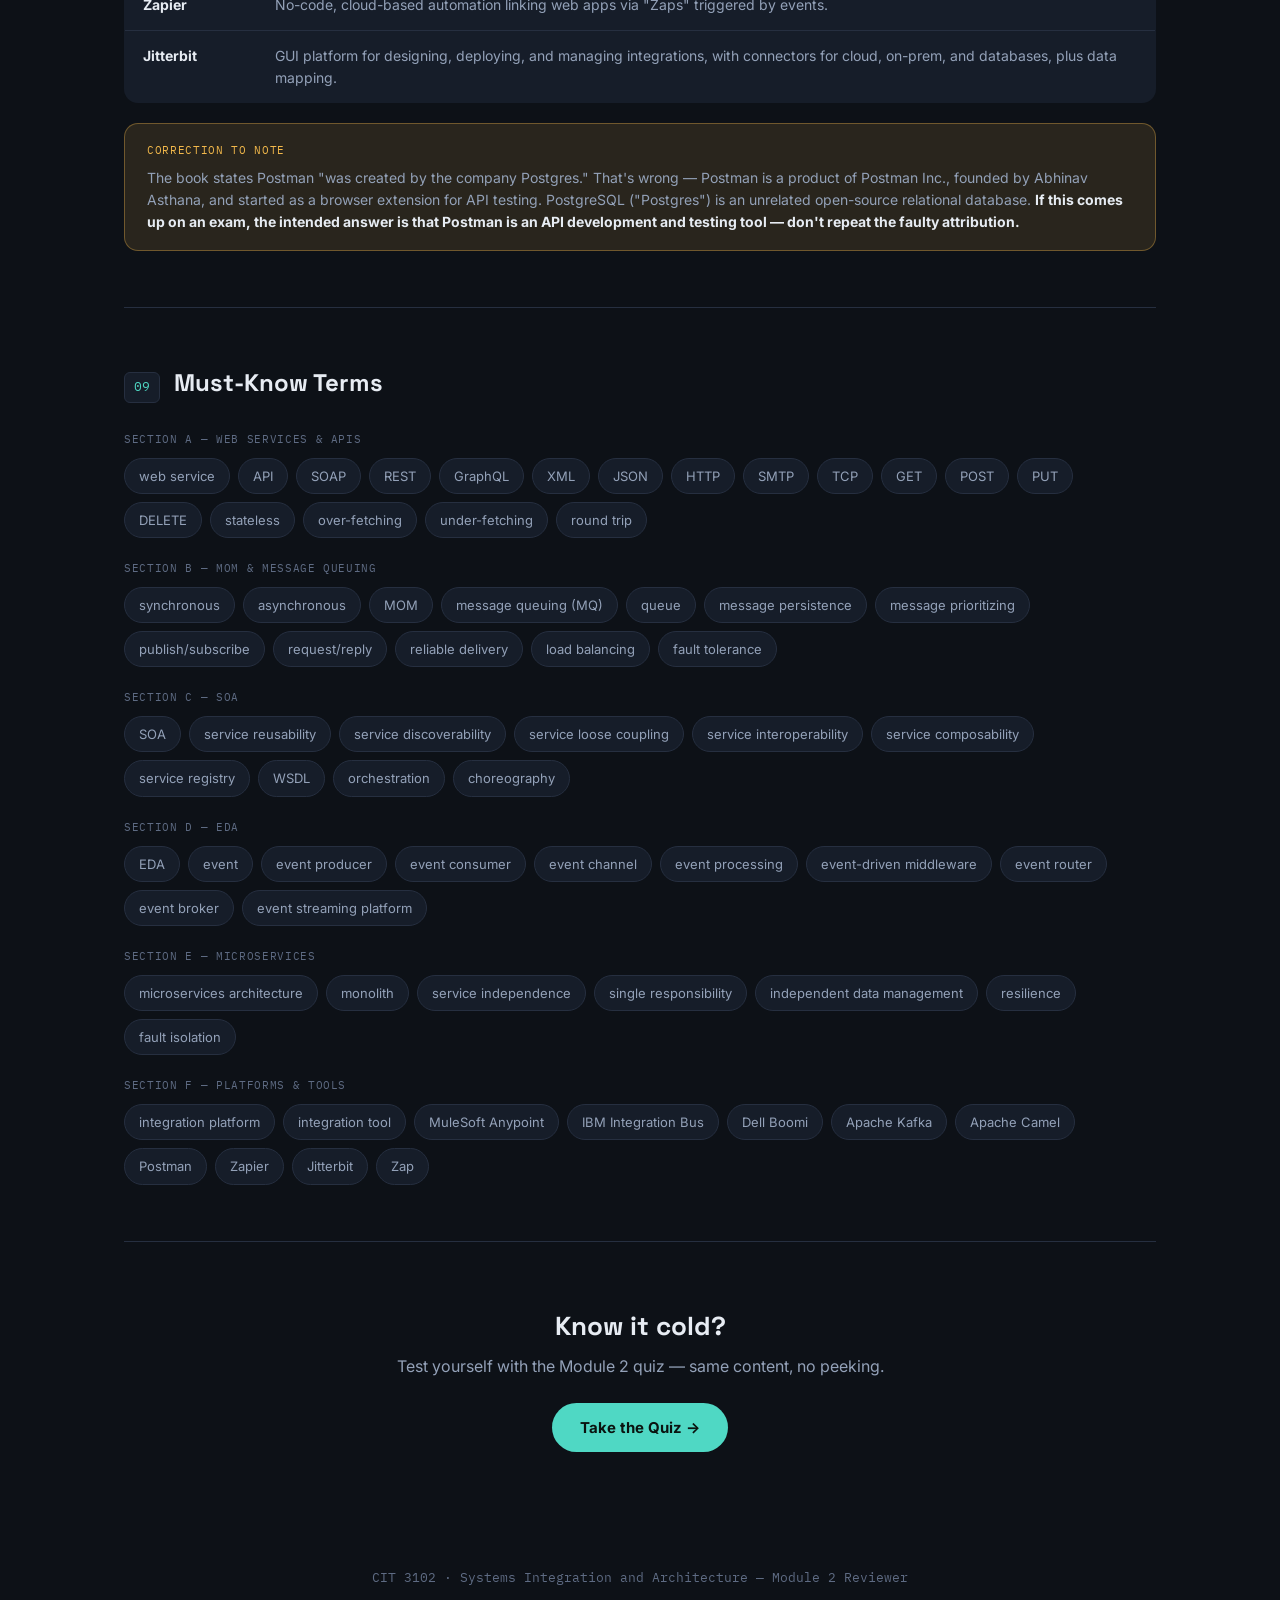
<file: index2.html>
<!DOCTYPE html>
<html lang="en">
<head>
<meta charset="UTF-8">
<meta name="viewport" content="width=device-width, initial-scale=1.0">
<title>Module 2 Reviewer · Systems Integration & Architecture</title>
<link rel="preconnect" href="https://fonts.googleapis.com">
<link href="https://fonts.googleapis.com/css2?family=Space+Grotesk:wght@500;600;700&family=Inter:wght@400;500;600;700&family=IBM+Plex+Mono:wght@500;600&display=swap" rel="stylesheet">
<link rel="stylesheet" href="reviewer.css">
<link rel="stylesheet" href="module2.css">
</head>
<body>

<div class="wires" aria-hidden="true"></div>

<header class="topbar">
  <div class="topbar-inner">
    <div class="brand">
      <span class="brand-mark">SI</span>
      <div class="brand-text">
        <span class="brand-course">CIT 3102</span>
        <span class="brand-sub">Systems Integration &amp; Architecture</span>
      </div>
    </div>
    <nav class="topnav">
      <a href="index.html">M1 Reviewer</a>
      <a href="quiz.html">M1 Quiz</a>
      <a href="index2.html" class="active">M2 Reviewer</a>
      <a href="quiz2.html">M2 Quiz</a>
    </nav>
  </div>
</header>

<main>

  <section class="hero">
    <div class="hero-text">
      <p class="eyebrow">Module 02 / Reviewer</p>
      <h1>Integration Technologies and Protocols</h1>
      <p class="hero-sub">Every protocol, principle, and platform from Module 2 — reorganized so it's actually reviewable. Tap any card open, and every list keeps its original count so you know when you've got them all.</p>
    </div>
    <svg class="hero-diagram" viewBox="0 0 360 260" aria-hidden="true">
      <g class="wire-lines">
        <line x1="180" y1="130" x2="60" y2="50"></line>
        <line x1="180" y1="130" x2="300" y2="50"></line>
        <line x1="180" y1="130" x2="50" y2="180"></line>
        <line x1="180" y1="130" x2="310" y2="180"></line>
        <line x1="180" y1="130" x2="180" y2="230"></line>
      </g>
      <circle class="node node-hub" cx="180" cy="130" r="14"></circle>
      <circle class="node" cx="60" cy="50" r="8"></circle>
      <circle class="node" cx="300" cy="50" r="8"></circle>
      <circle class="node" cx="50" cy="180" r="8"></circle>
      <circle class="node" cx="310" cy="180" r="8"></circle>
      <circle class="node" cx="180" cy="230" r="8"></circle>
    </svg>
  </section>

  <nav class="toc" aria-label="Section quick links">
    <a href="#webservices">01 Web Services &amp; APIs</a>
    <a href="#verbs">02 HTTP Verbs</a>
    <a href="#syncasync">03 Sync vs Async</a>
    <a href="#mom">04 MOM &amp; Message Queuing</a>
    <a href="#soa">05 SOA</a>
    <a href="#eda">06 EDA</a>
    <a href="#microservices">07 Microservices</a>
    <a href="#platforms">08 Platforms &amp; Tools</a>
    <a href="#terms">09 Must-Know Terms</a>
  </nav>

  <!-- 01 WEB SERVICES & APIS -->
  <section class="block" id="webservices">
    <div class="block-head">
      <span class="block-num">01</span>
      <h2>Web Services &amp; the 3 API Styles</h2>
    </div>

    <div class="card-grid two">
      <div class="def-card accent">
        <h3>Web Service</h3>
        <p>A defined method for facilitating communication and interoperability between different software systems over a network, delivered via the Web.</p>
        <p class="def-note">Built on open standards: XML, SOAP, and HTTP.</p>
      </div>
      <div class="def-card">
        <h3>Website vs. Web Service</h3>
        <ul class="tag-list">
          <li><strong>Requester</strong> — a browser asks (website) vs. a program asks (web service).</li>
          <li><strong>Response</strong> — HTML for a human vs. XML/JSON for another program.</li>
        </ul>
      </div>
    </div>

    <div class="accordion" style="margin-top:20px;">
      <details open>
        <summary><span>SOAP — Simple Object Access Protocol</span><i>1</i></summary>
        <p>A communications protocol that lets web services exchange structured data, based on XML, with a consistent request/response structure. Platform and language independent, so it's the natural fit for integrating systems built on different tech stacks. Most often rides on HTTP, but can also use SMTP or TCP. Book's example: a weather service that accepts a SOAP request with a location and returns an XML forecast.</p>
      </details>
      <details>
        <summary><span>REST — Representational State Transfer</span><i>2</i></summary>
        <p>An architectural style, not a protocol — it just uses HTTP's existing features. Emphasizes stateless client-server communication and drives actions on resources with the HTTP verbs GET, POST, PUT, DELETE. Usually exchanges lightweight JSON. Book's example: an e-commerce API for retrieving products, adding to cart, and placing orders.</p>
      </details>
      <details>
        <summary><span>GraphQL</span><i>3</i></summary>
        <p>A query language for APIs plus a runtime for executing those queries. Clients ask for exactly the data they need — cutting both over-fetching and under-fetching — and the server responds in JSON shaped the way the client asked. Book's example: a social media API returning a profile, posts, and related data in one round trip.</p>
      </details>
    </div>

    <div class="tri-compare">
      <div class="tri-col">
        <h4>SOAP</h4>
        <p class="tri-label">What it is</p><p class="tri-val">A protocol</p>
        <p class="tri-label">Data format</p><p class="tri-val">XML only</p>
        <p class="tri-label">Structure</p><p class="tri-val">Strict, fixed envelope</p>
        <p class="tri-label">Strength</p><p class="tri-val">Formality, platform independence</p>
        <p class="tri-label">Typical use</p><p class="tri-val">Enterprise, banking, legacy integration</p>
      </div>
      <div class="tri-col">
        <h4>REST</h4>
        <p class="tri-label">What it is</p><p class="tri-val">An architectural style</p>
        <p class="tri-label">Data format</p><p class="tri-val">Usually JSON</p>
        <p class="tri-label">Structure</p><p class="tri-val">HTTP verbs acting on resources</p>
        <p class="tri-label">Strength</p><p class="tri-val">Simple, lightweight, uses HTTP as-is</p>
        <p class="tri-label">Typical use</p><p class="tri-val">Public web and mobile APIs</p>
      </div>
      <div class="tri-col">
        <h4>GraphQL</h4>
        <p class="tri-label">What it is</p><p class="tri-val">A query language &amp; runtime</p>
        <p class="tri-label">Data format</p><p class="tri-val">JSON</p>
        <p class="tri-label">Structure</p><p class="tri-val">The client writes the query</p>
        <p class="tri-label">Strength</p><p class="tri-val">No over-fetching, one round trip</p>
        <p class="tri-label">Typical use</p><p class="tri-val">Apps with complex, varied data needs</p>
      </div>
    </div>
    <p class="hero-sub" style="margin-top:16px;">The book's conclusion: there is no best API, only a best fit for the system's requirements, interoperability needs, and desired flexibility.</p>
  </section>

  <!-- 02 HTTP VERBS -->
  <section class="block" id="verbs">
    <div class="block-head">
      <span class="block-num">02</span>
      <h2>The 4 HTTP Verbs</h2>
    </div>
    <table class="simple-table">
      <thead><tr><th>Verb</th><th>What it does</th><th>Plain example</th></tr></thead>
      <tbody>
        <tr><td><strong>GET</strong></td><td>Read something</td><td>Show me product 42</td></tr>
        <tr><td><strong>POST</strong></td><td>Create something</td><td>Add this item to the cart</td></tr>
        <tr><td><strong>PUT</strong></td><td>Update something</td><td>Change the quantity</td></tr>
        <tr><td><strong>DELETE</strong></td><td>Remove something</td><td>Take it out of the cart</td></tr>
      </tbody>
    </table>
    <p class="hero-sub" style="margin-top:16px;">Stateless means the server keeps nothing about you between requests — every request must carry everything the server needs, which is why apps send a token on every call.</p>
  </section>

  <!-- 03 SYNC VS ASYNC -->
  <section class="block" id="syncasync">
    <div class="block-head">
      <span class="block-num">03</span>
      <h2>Synchronous vs. Asynchronous</h2>
    </div>
    <div class="compare-table two-tone">
      <div class="compare-col good">
        <h4>Synchronous</h4>
        <ul>
          <li>The sender waits for a response</li>
          <li>Like a phone call — both parties must be free at once</li>
          <li>SOAP, REST, GraphQL</li>
          <li>If the receiver is down, the request fails</li>
        </ul>
      </div>
      <div class="compare-divider" aria-hidden="true">↔</div>
      <div class="compare-col bad">
        <h4>Asynchronous</h4>
        <ul>
          <li>The sender carries on immediately</li>
          <li>Like a courier — drop it off and leave</li>
          <li>MOM, message queues</li>
          <li>If the receiver is down, the message waits in the queue</li>
        </ul>
      </div>
    </div>
    <p class="hero-sub" style="margin-top:16px;">The test question: what happens in each case if the receiving system is down? That difference is the whole reason message queues exist.</p>
  </section>

  <!-- 04 MOM & MQ -->
  <section class="block" id="mom">
    <div class="block-head">
      <span class="block-num">04</span>
      <h2>Message-Oriented Middleware &amp; Message Queuing</h2>
    </div>

    <div class="card-grid two">
      <div class="def-card">
        <h3>MOM</h3>
        <p>A software architecture that makes it easier for applications to communicate by exchanging messages. It provides a messaging backbone that manages delivery, routing, and transformation, abstracting the underlying protocol.</p>
      </div>
      <div class="def-card accent">
        <h3>The Key Guarantee</h3>
        <p class="def-note">MOM delivers messages even if sender and receiver are never online at the same moment, or the network or a system has problems.</p>
      </div>
    </div>

    <p class="term-section-label">Message queuing (MQ)</p>
    <p class="hero-sub">A core service MOM provides: storing messages in queues and managing them until the intended receiver consumes them, asynchronously.</p>

    <p class="term-section-label">4 benefits of message queues</p>
    <div class="pill-grid four">
      <div class="pill-card"><span class="pill-index">1</span>Asynchronous communication</div>
      <div class="pill-card"><span class="pill-index">2</span>Reliable delivery</div>
      <div class="pill-card"><span class="pill-index">3</span>Load balancing</div>
      <div class="pill-card"><span class="pill-index">4</span>Fault tolerance</div>
    </div>

    <p class="term-section-label">4 examples</p>
    <div class="accordion">
      <details>
        <summary><span>Enterprise messaging</span><i>1</i></summary>
        <p>Integrating many applications, systems, or departments — e.g. a bank's core system, payment gateway, and CRM all communicating through queues.</p>
      </details>
      <details>
        <summary><span>Order processing</span><i>2</i></summary>
        <p>An e-commerce order is added to a queue; inventory, shipping, and billing each consume from it and complete their jobs.</p>
      </details>
      <details>
        <summary><span>Event-driven architecture</span><i>3</i></summary>
        <p>MOM and MQ are essential building blocks for EDA — systems post events to a queue, and interested consumers subscribe.</p>
      </details>
      <details>
        <summary><span>Internet of Things</span><i>4</i></summary>
        <p>Sensors publish messages to queues; backend systems ingest them to assess, analyze, and trigger real-time actions.</p>
      </details>
    </div>
  </section>

  <!-- 05 SOA -->
  <section class="block" id="soa">
    <div class="block-head">
      <span class="block-num">05</span>
      <h2>Service-Oriented Architecture (SOA)</h2>
    </div>
    <div class="def-card accent" style="margin-bottom:20px;">
      <p style="margin:0;">Architecture that treats services as reusable components to enable interoperability and flexibility in system integration — encouraging loose coupling, modularity, and reusability through clearly articulated interfaces.</p>
    </div>

    <p class="term-section-label">5 principles</p>
    <div class="accordion">
      <details open>
        <summary><span>Service Reusability</span><i>1</i></summary>
        <p>Services encapsulate a functionality so it can be accessed by many consumers, encouraging code sharing and reducing duplication.</p>
      </details>
      <details>
        <summary><span>Service Discoverability</span><i>2</i></summary>
        <p>Achieved through service registries and directories, so clients can locate services, learn their capabilities, and how to engage with them.</p>
      </details>
      <details>
        <summary><span>Service Loose Coupling</span><i>3</i></summary>
        <p>Standardized interfaces (HTTP, message systems) reduce dependencies, so services can be developed, updated, and deployed independently.</p>
      </details>
      <details>
        <summary><span>Service Interoperability</span><i>4</i></summary>
        <p>Emphasis on open standards (XML, SOAP, REST, WSDL) so services on different technologies and platforms can still communicate.</p>
      </details>
      <details>
        <summary><span>Service Composability</span><i>5</i></summary>
        <p>Services are orchestrated or choreographed into more intricate business processes to accomplish specific goals.</p>
      </details>
    </div>

    <p class="term-section-label">4 examples</p>
    <table class="simple-table">
      <thead><tr><th>System</th><th>Built from these services</th></tr></thead>
      <tbody>
        <tr><td><strong>E-commerce</strong></td><td>Product catalog, inventory, payment processing, order fulfillment</td></tr>
        <tr><td><strong>Banking</strong></td><td>Account administration, transaction processing, fraud detection, CRM</td></tr>
        <tr><td><strong>Travel booking</strong></td><td>Flight reservations, hotel bookings, car rentals, payment processing</td></tr>
        <tr><td><strong>Government</strong></td><td>Social welfare management, online tax filing, permits &amp; licenses, public transit</td></tr>
      </tbody>
    </table>
  </section>

  <!-- 06 EDA -->
  <section class="block" id="eda">
    <div class="block-head">
      <span class="block-num">06</span>
      <h2>Event-Driven Architecture (EDA)</h2>
    </div>

    <div class="compare-table">
      <div class="compare-col">
        <h4>SOA</h4>
        <ul><li>Request-driven</li><li>Something calls a service and asks it to do work</li></ul>
      </div>
      <div class="compare-divider" aria-hidden="true">vs</div>
      <div class="compare-col">
        <h4>EDA</h4>
        <ul><li>Event-driven</li><li>Something announces a thing happened; whoever cares reacts</li></ul>
      </div>
    </div>

    <p class="term-section-label">5 principles</p>
    <div class="accordion">
      <details open>
        <summary><span>Event Producers</span><i>1</i></summary>
        <p>Components that produce events when a predetermined trigger or condition is met — internal or external changes.</p>
      </details>
      <details>
        <summary><span>Event Consumers</span><i>2</i></summary>
        <p>Subscribe to events they care about, then act, decide, or start further processes.</p>
      </details>
      <details>
        <summary><span>Event Channels</span><i>3</i></summary>
        <p>Carry events from producers to consumers — message queues, pub/sub systems, and event streaming platforms.</p>
      </details>
      <details>
        <summary><span>Event Processing</span><i>4</i></summary>
        <p>Handles events and decides the relevant action, in real time or batch depending on requirements.</p>
      </details>
      <details>
        <summary><span>Event-Driven Middleware</span><i>5</i></summary>
        <p>Event routers, brokers, and processing engines that make event routing, filtering, and processing possible.</p>
      </details>
    </div>
    <p class="def-note" style="margin-top:10px;">Memory hook: producer announces → channel carries it → consumer reacts → processing decides → middleware makes it all work.</p>

    <p class="term-section-label">5 examples</p>
    <div class="pattern-grid">
      <div class="pattern-card"><h3>Internet of Things</h3><p>Sensor/device events trigger real-time actions like smart-home adjustments or alerts.</p></div>
      <div class="pattern-card"><h3>Financial Trading</h3><p>Price changes, executions, or cancellations let traders react and manage risk in real time.</p></div>
      <div class="pattern-card"><h3>Logistics &amp; Supply Chain</h3><p>Inventory changes and shipment events enable real-time visibility and automated reactions.</p></div>
      <div class="pattern-card"><h3>Social Media &amp; Notifications</h3><p>Interactions and status changes drive notifications, feed updates, and personalization.</p></div>
      <div class="pattern-card"><h3>Distributed System Integration</h3><p>Events act as integration points between distributed systems and microservices.</p></div>
    </div>
  </section>

  <!-- 07 MICROSERVICES -->
  <section class="block" id="microservices">
    <div class="block-head">
      <span class="block-num">07</span>
      <h2>Microservices Architecture</h2>
    </div>
    <div class="def-card accent" style="margin-bottom:20px;">
      <p style="margin:0;">Organizes an application as a collection of small, independent services, each geared toward one business capability and independently developed, deployed, and scaled.</p>
    </div>

    <div class="compare-table">
      <div class="compare-col">
        <h4>Monolith</h4>
        <ul>
          <li>One application, one database</li>
          <li>One change means redeploying everything</li>
          <li>One crash brings the whole thing down</li>
        </ul>
      </div>
      <div class="compare-divider" aria-hidden="true">vs</div>
      <div class="compare-col">
        <h4>Microservices</h4>
        <ul>
          <li>Many small services, each with its own data store</li>
          <li>One change means redeploying one service</li>
          <li>One crash takes out one feature</li>
        </ul>
      </div>
    </div>

    <p class="term-section-label">5 principles</p>
    <div class="accordion">
      <details open>
        <summary><span>Service Independence</span><i>1</i></summary>
        <p>Each service handles one business capability and can be built and deployed independently, so teams can work in parallel.</p>
      </details>
      <details>
        <summary><span>Single Responsibility</span><i>2</i></summary>
        <p>Each microservice owns one clearly specified capability with a well-defined interface to talk to others.</p>
      </details>
      <details>
        <summary><span>Loose Coupling</span><i>3</i></summary>
        <p>Services talk via lightweight protocols (HTTP/REST, messaging), with few dependencies, so each can evolve and scale on its own.</p>
      </details>
      <details>
        <summary><span>Independent Data Management</span><i>4</i></summary>
        <p>Each service owns its own database. Prevents a single centralized database from forming and stops one service's schema change from breaking another.</p>
      </details>
      <details>
        <summary><span>Resilience &amp; Fault Isolation</span><i>5</i></summary>
        <p>Built to withstand disruptions — one failing service shouldn't be allowed to take down the whole system.</p>
      </details>
    </div>

    <div class="compare-table two-tone" style="margin-top:24px;">
      <div class="compare-col good">
        <h4>Benefits</h4>
        <ul>
          <li>Scalability</li>
          <li>Agility</li>
          <li>Fault tolerance</li>
          <li>Independent development &amp; deployment</li>
          <li>Improved team autonomy</li>
        </ul>
      </div>
      <div class="compare-divider" aria-hidden="true">↔</div>
      <div class="compare-col bad">
        <h4>Difficulties</h4>
        <ul>
          <li>Managing communication between services</li>
          <li>Ensuring data consistency</li>
          <li>Complexities of distributed systems</li>
        </ul>
      </div>
    </div>
  </section>

  <!-- 08 PLATFORMS & TOOLS -->
  <section class="block" id="platforms">
    <div class="block-head">
      <span class="block-num">08</span>
      <h2>Integration Platforms &amp; Tools</h2>
    </div>
    <div class="card-grid two">
      <div class="def-card">
        <h3>Integration Platform</h3>
        <p>An all-inclusive environment for planning, executing, and managing integrations — typically data translation, routing, message queuing, monitoring, and security.</p>
      </div>
      <div class="def-card">
        <h3>Integration Tool</h3>
        <p>A standalone product that concentrates on one particular integration feature or use case.</p>
      </div>
    </div>

    <p class="term-section-label">4 integration platforms</p>
    <table class="simple-table">
      <tbody>
        <tr><td><strong>MuleSoft Anypoint</strong></td><td>Centralized API development, app connection, and org-wide data integration via GUI, pre-built connectors, and integration patterns.</td></tr>
        <tr><td><strong>IBM Integration Bus</strong></td><td>Formerly WebSphere Message Broker. Enterprise messaging, transformation, and connectivity across many protocols and systems.</td></tr>
        <tr><td><strong>Dell Boomi</strong></td><td>Cloud-hosted, GUI-driven; covers application, data, and B2B integration for hybrid environments.</td></tr>
        <tr><td><strong>Apache Kafka</strong></td><td>Fault-tolerant, high-throughput event streaming platform — used for EDA, microservice communication, and real-time data with pub/sub and scalable queuing.</td></tr>
      </tbody>
    </table>

    <p class="term-section-label">4 integration tools</p>
    <table class="simple-table">
      <tbody>
        <tr><td><strong>Apache Camel</strong></td><td>Free, open-source framework applying enterprise integration patterns, with broad connector and data-transformation support.</td></tr>
        <tr><td><strong>Postman</strong></td><td>API development and testing tool with a GUI for building, managing, and running API requests, plus collaboration and automation.</td></tr>
        <tr><td><strong>Zapier</strong></td><td>No-code, cloud-based automation linking web apps via "Zaps" triggered by events.</td></tr>
        <tr><td><strong>Jitterbit</strong></td><td>GUI platform for designing, deploying, and managing integrations, with connectors for cloud, on-prem, and databases, plus data mapping.</td></tr>
      </tbody>
    </table>

    <div class="note-box">
      <span class="note-label">Correction to note</span>
      The book states Postman "was created by the company Postgres." That's wrong — Postman is a product of Postman Inc., founded by Abhinav Asthana, and started as a browser extension for API testing. PostgreSQL ("Postgres") is an unrelated open-source relational database. <strong>If this comes up on an exam, the intended answer is that Postman is an API development and testing tool — don't repeat the faulty attribution.</strong>
    </div>
  </section>

  <!-- 09 TERMS -->
  <section class="block" id="terms">
    <div class="block-head">
      <span class="block-num">09</span>
      <h2>Must-Know Terms</h2>
    </div>

    <p class="term-section-label">Section A — Web Services &amp; APIs</p>
    <div class="term-chips">
      <span class="term-chip">web service</span><span class="term-chip">API</span><span class="term-chip">SOAP</span><span class="term-chip">REST</span><span class="term-chip">GraphQL</span><span class="term-chip">XML</span><span class="term-chip">JSON</span><span class="term-chip">HTTP</span><span class="term-chip">SMTP</span><span class="term-chip">TCP</span><span class="term-chip">GET</span><span class="term-chip">POST</span><span class="term-chip">PUT</span><span class="term-chip">DELETE</span><span class="term-chip">stateless</span><span class="term-chip">over-fetching</span><span class="term-chip">under-fetching</span><span class="term-chip">round trip</span>
    </div>

    <p class="term-section-label">Section B — MOM &amp; Message Queuing</p>
    <div class="term-chips">
      <span class="term-chip">synchronous</span><span class="term-chip">asynchronous</span><span class="term-chip">MOM</span><span class="term-chip">message queuing (MQ)</span><span class="term-chip">queue</span><span class="term-chip">message persistence</span><span class="term-chip">message prioritizing</span><span class="term-chip">publish/subscribe</span><span class="term-chip">request/reply</span><span class="term-chip">reliable delivery</span><span class="term-chip">load balancing</span><span class="term-chip">fault tolerance</span>
    </div>

    <p class="term-section-label">Section C — SOA</p>
    <div class="term-chips">
      <span class="term-chip">SOA</span><span class="term-chip">service reusability</span><span class="term-chip">service discoverability</span><span class="term-chip">service loose coupling</span><span class="term-chip">service interoperability</span><span class="term-chip">service composability</span><span class="term-chip">service registry</span><span class="term-chip">WSDL</span><span class="term-chip">orchestration</span><span class="term-chip">choreography</span>
    </div>

    <p class="term-section-label">Section D — EDA</p>
    <div class="term-chips">
      <span class="term-chip">EDA</span><span class="term-chip">event</span><span class="term-chip">event producer</span><span class="term-chip">event consumer</span><span class="term-chip">event channel</span><span class="term-chip">event processing</span><span class="term-chip">event-driven middleware</span><span class="term-chip">event router</span><span class="term-chip">event broker</span><span class="term-chip">event streaming platform</span>
    </div>

    <p class="term-section-label">Section E — Microservices</p>
    <div class="term-chips">
      <span class="term-chip">microservices architecture</span><span class="term-chip">monolith</span><span class="term-chip">service independence</span><span class="term-chip">single responsibility</span><span class="term-chip">independent data management</span><span class="term-chip">resilience</span><span class="term-chip">fault isolation</span>
    </div>

    <p class="term-section-label">Section F — Platforms &amp; Tools</p>
    <div class="term-chips">
      <span class="term-chip">integration platform</span><span class="term-chip">integration tool</span><span class="term-chip">MuleSoft Anypoint</span><span class="term-chip">IBM Integration Bus</span><span class="term-chip">Dell Boomi</span><span class="term-chip">Apache Kafka</span><span class="term-chip">Apache Camel</span><span class="term-chip">Postman</span><span class="term-chip">Zapier</span><span class="term-chip">Jitterbit</span><span class="term-chip">Zap</span>
    </div>
  </section>

  <section class="cta">
    <h2>Know it cold?</h2>
    <p>Test yourself with the Module 2 quiz — same content, no peeking.</p>
    <a class="cta-btn" href="quiz2.html">Take the Quiz →</a>
  </section>

</main>

<footer class="footer">
  <p>CIT 3102 · Systems Integration and Architecture — Module 2 Reviewer</p>
</footer>

</body>
</html>
</file>
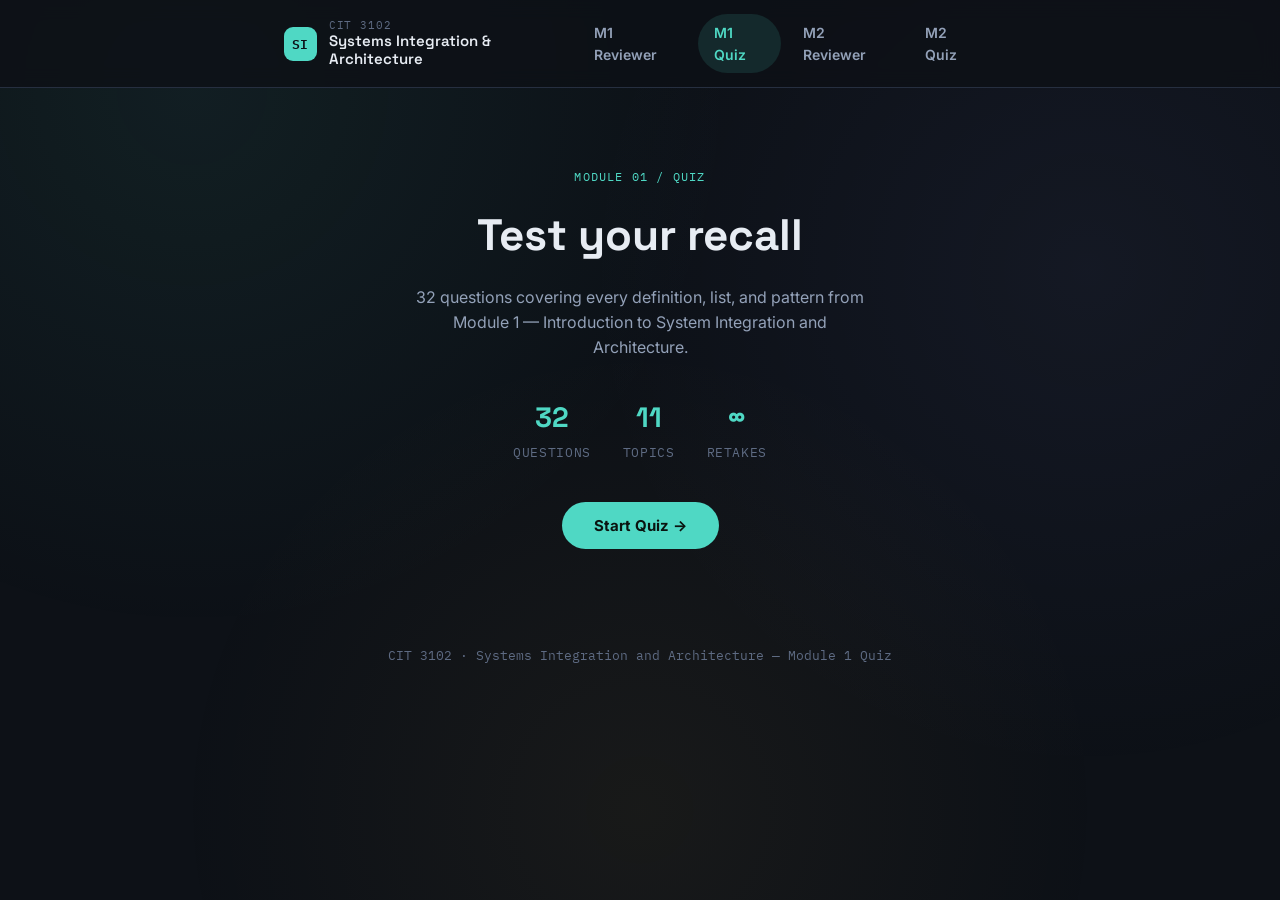
<file: quiz.html>
<!DOCTYPE html>
<html lang="en">
<head>
<meta charset="UTF-8">
<meta name="viewport" content="width=device-width, initial-scale=1.0">
<title>Module 1 Quiz · Systems Integration & Architecture</title>
<link rel="preconnect" href="https://fonts.googleapis.com">
<link href="https://fonts.googleapis.com/css2?family=Space+Grotesk:wght@500;600;700&family=Inter:wght@400;500;600;700&family=IBM+Plex+Mono:wght@500;600&display=swap" rel="stylesheet">
<link rel="stylesheet" href="quiz.css">
</head>
<body>

<div class="wires" aria-hidden="true"></div>

<header class="topbar">
  <div class="topbar-inner">
    <div class="brand">
      <span class="brand-mark">SI</span>
      <div class="brand-text">
        <span class="brand-course">CIT 3102</span>
        <span class="brand-sub">Systems Integration &amp; Architecture</span>
      </div>
    </div>
    <nav class="topnav">
      <a href="index.html">M1 Reviewer</a>
      <a href="quiz.html" class="active">M1 Quiz</a>
      <a href="index2.html">M2 Reviewer</a>
      <a href="quiz2.html">M2 Quiz</a>
    </nav>
  </div>
</header>

<main>

  <!-- INTRO SCREEN -->
  <section class="screen" id="screen-intro">
    <p class="eyebrow">Module 01 / Quiz</p>
    <h1>Test your recall</h1>
    <p class="intro-sub">32 questions covering every definition, list, and pattern from Module 1 — Introduction to System Integration and Architecture.</p>
    <div class="intro-stats">
      <div class="stat"><span class="stat-num">32</span><span class="stat-label">Questions</span></div>
      <div class="stat"><span class="stat-num">11</span><span class="stat-label">Topics</span></div>
      <div class="stat"><span class="stat-num">∞</span><span class="stat-label">Retakes</span></div>
    </div>
    <button class="btn-primary" id="start-btn">Start Quiz →</button>
  </section>

  <!-- QUIZ SCREEN -->
  <section class="screen hidden" id="screen-quiz">
    <div class="quiz-top">
      <div class="progress-track"><div class="progress-fill" id="progress-fill"></div></div>
      <div class="quiz-meta">
        <span id="q-counter">Question 1 / 32</span>
        <span id="q-score">Score: 0</span>
      </div>
    </div>

    <div class="q-card">
      <p class="q-topic" id="q-topic">Topic</p>
      <h2 class="q-text" id="q-text">Question text goes here</h2>
      <div class="options" id="options"></div>
    </div>

    <div class="feedback hidden" id="feedback">
      <p id="feedback-text"></p>
      <button class="btn-primary small" id="next-btn">Next →</button>
    </div>
  </section>

  <!-- RESULTS SCREEN -->
  <section class="screen hidden" id="screen-results">
    <p class="eyebrow">Results</p>
    <h1 id="result-headline">Nice work</h1>
    <div class="score-ring-wrap">
      <svg class="score-ring" viewBox="0 0 160 160">
        <circle class="ring-bg" cx="80" cy="80" r="70"></circle>
        <circle class="ring-fg" id="ring-fg" cx="80" cy="80" r="70"></circle>
      </svg>
      <div class="score-ring-label">
        <span id="result-score">0</span>
        <span class="of">/ 32</span>
      </div>
    </div>
    <p class="result-sub" id="result-sub">You got a percentage of questions right.</p>
    <div class="result-actions">
      <button class="btn-primary" id="retake-btn">Retake Quiz</button>
      <a class="btn-ghost" href="index.html">Back to Reviewer</a>
    </div>
  </section>

</main>

<footer class="footer">
  <p>CIT 3102 · Systems Integration and Architecture — Module 1 Quiz</p>
</footer>

<script src="quiz.js"></script>
</body>
</html>
</file>
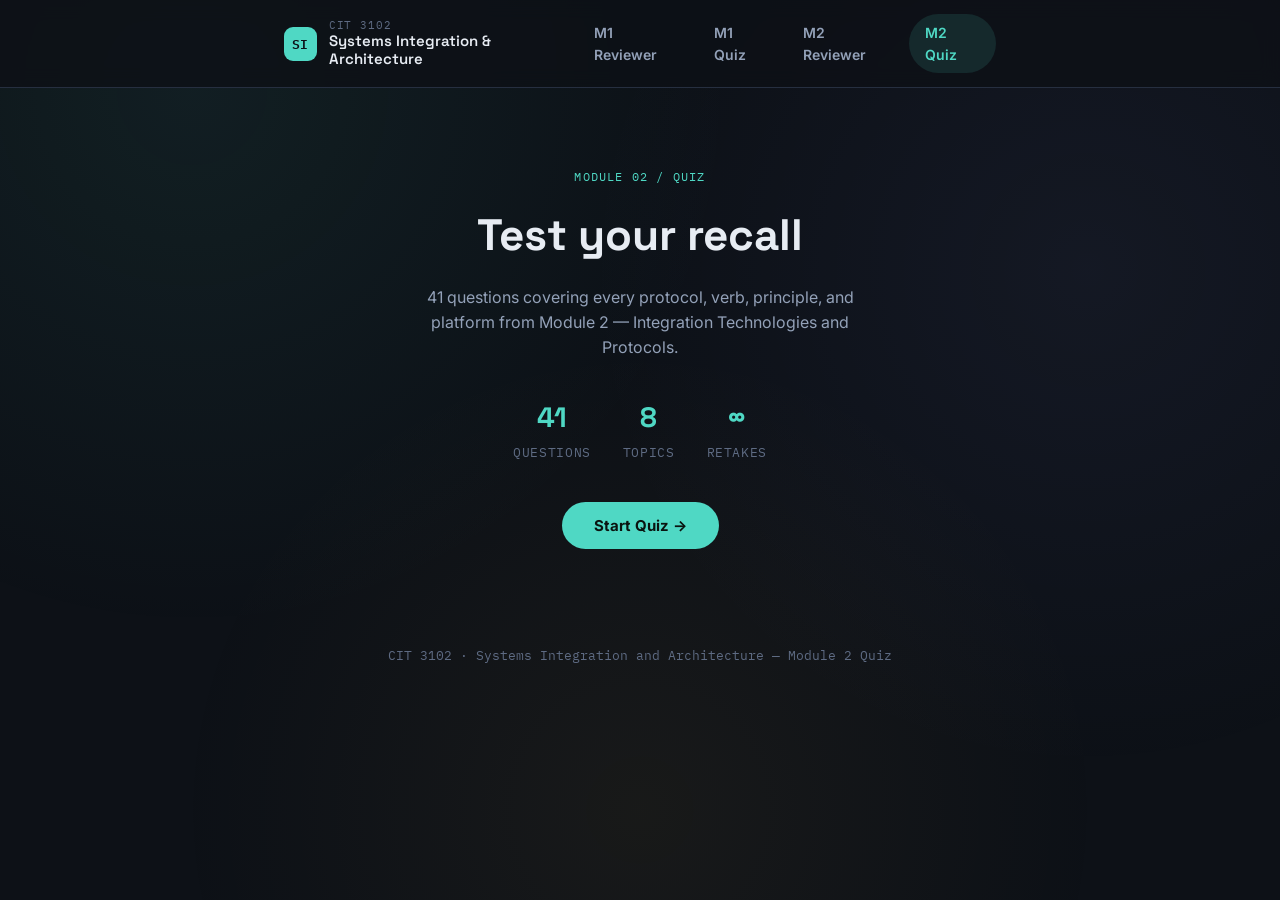
<file: quiz2.html>
<!DOCTYPE html>
<html lang="en">
<head>
<meta charset="UTF-8">
<meta name="viewport" content="width=device-width, initial-scale=1.0">
<title>Module 2 Quiz · Systems Integration & Architecture</title>
<link rel="preconnect" href="https://fonts.googleapis.com">
<link href="https://fonts.googleapis.com/css2?family=Space+Grotesk:wght@500;600;700&family=Inter:wght@400;500;600;700&family=IBM+Plex+Mono:wght@500;600&display=swap" rel="stylesheet">
<link rel="stylesheet" href="quiz.css">
</head>
<body>

<div class="wires" aria-hidden="true"></div>

<header class="topbar">
  <div class="topbar-inner">
    <div class="brand">
      <span class="brand-mark">SI</span>
      <div class="brand-text">
        <span class="brand-course">CIT 3102</span>
        <span class="brand-sub">Systems Integration &amp; Architecture</span>
      </div>
    </div>
    <nav class="topnav">
      <a href="index.html">M1 Reviewer</a>
      <a href="quiz.html">M1 Quiz</a>
      <a href="index2.html">M2 Reviewer</a>
      <a href="quiz2.html" class="active">M2 Quiz</a>
    </nav>
  </div>
</header>

<main>

  <!-- INTRO SCREEN -->
  <section class="screen" id="screen-intro">
    <p class="eyebrow">Module 02 / Quiz</p>
    <h1>Test your recall</h1>
    <p class="intro-sub">41 questions covering every protocol, verb, principle, and platform from Module 2 — Integration Technologies and Protocols.</p>
    <div class="intro-stats">
      <div class="stat"><span class="stat-num">41</span><span class="stat-label">Questions</span></div>
      <div class="stat"><span class="stat-num">8</span><span class="stat-label">Topics</span></div>
      <div class="stat"><span class="stat-num">∞</span><span class="stat-label">Retakes</span></div>
    </div>
    <button class="btn-primary" id="start-btn">Start Quiz →</button>
  </section>

  <!-- QUIZ SCREEN -->
  <section class="screen hidden" id="screen-quiz">
    <div class="quiz-top">
      <div class="progress-track"><div class="progress-fill" id="progress-fill"></div></div>
      <div class="quiz-meta">
        <span id="q-counter">Question 1 / 41</span>
        <span id="q-score">Score: 0</span>
      </div>
    </div>

    <div class="q-card">
      <p class="q-topic" id="q-topic">Topic</p>
      <h2 class="q-text" id="q-text">Question text goes here</h2>
      <div class="options" id="options"></div>
    </div>

    <div class="feedback hidden" id="feedback">
      <p id="feedback-text"></p>
      <button class="btn-primary small" id="next-btn">Next →</button>
    </div>
  </section>

  <!-- RESULTS SCREEN -->
  <section class="screen hidden" id="screen-results">
    <p class="eyebrow">Results</p>
    <h1 id="result-headline">Nice work</h1>
    <div class="score-ring-wrap">
      <svg class="score-ring" viewBox="0 0 160 160">
        <circle class="ring-bg" cx="80" cy="80" r="70"></circle>
        <circle class="ring-fg" id="ring-fg" cx="80" cy="80" r="70"></circle>
      </svg>
      <div class="score-ring-label">
        <span id="result-score">0</span>
        <span class="of">/ 41</span>
      </div>
    </div>
    <p class="result-sub" id="result-sub">You got a percentage of questions right.</p>
    <div class="result-actions">
      <button class="btn-primary" id="retake-btn">Retake Quiz</button>
      <a class="btn-ghost" href="index2.html">Back to Reviewer</a>
    </div>
  </section>

</main>

<footer class="footer">
  <p>CIT 3102 · Systems Integration and Architecture — Module 2 Quiz</p>
</footer>

<script src="quiz2.js"></script>
</body>
</html>
</file>
<file: reviewer.css>
/* ===== Tokens ===== */
:root {
  --bg: #0d1117;
  --bg-soft: #10161f;
  --surface: #161d29;
  --surface-2: #1c2432;
  --border: #262f40;
  --text: #e7ecf3;
  --text-muted: #93a1b8;
  --text-dim: #5e6b83;
  --accent: #4fd8c4;
  --accent-soft: rgba(79, 216, 196, 0.12);
  --accent-2: #f2b84b;
  --accent-2-soft: rgba(242, 184, 75, 0.12);
  --violet: #8b90fd;
  --good: #4fd8a0;
  --bad: #f2765f;
  --radius: 14px;
  --font-display: "Space Grotesk", "Inter", sans-serif;
  --font-body: "Inter", sans-serif;
  --font-mono: "IBM Plex Mono", monospace;
}

* { box-sizing: border-box; }
html { scroll-behavior: smooth; }

body {
  margin: 0;
  background: var(--bg);
  color: var(--text);
  font-family: var(--font-body);
  line-height: 1.55;
  -webkit-font-smoothing: antialiased;
}

/* Ambient wire background */
.wires {
  position: fixed;
  inset: 0;
  z-index: -1;
  background:
    radial-gradient(circle at 15% 10%, rgba(79,216,196,0.07), transparent 40%),
    radial-gradient(circle at 85% 30%, rgba(139,144,253,0.06), transparent 40%),
    radial-gradient(circle at 50% 90%, rgba(242,184,75,0.05), transparent 45%);
}

a { color: inherit; }

/* ===== Top bar ===== */
.topbar {
  position: sticky;
  top: 0;
  z-index: 50;
  background: rgba(13, 17, 23, 0.85);
  backdrop-filter: blur(10px);
  border-bottom: 1px solid var(--border);
}
.topbar-inner {
  max-width: 1080px;
  margin: 0 auto;
  padding: 14px 24px;
  display: flex;
  align-items: center;
  justify-content: space-between;
}
.brand { display: flex; align-items: center; gap: 12px; }
.brand-mark {
  font-family: var(--font-mono);
  font-weight: 600;
  font-size: 13px;
  color: var(--bg);
  background: var(--accent);
  width: 34px;
  height: 34px;
  border-radius: 9px;
  display: flex;
  align-items: center;
  justify-content: center;
}
.brand-text { display: flex; flex-direction: column; line-height: 1.2; }
.brand-course { font-family: var(--font-mono); font-size: 11px; letter-spacing: 0.08em; color: var(--text-dim); text-transform: uppercase; }
.brand-sub { font-family: var(--font-display); font-weight: 600; font-size: 15px; }

.topnav { display: flex; gap: 6px; }
.topnav a {
  text-decoration: none;
  font-size: 14px;
  font-weight: 600;
  color: var(--text-muted);
  padding: 8px 16px;
  border-radius: 999px;
  transition: all 0.15s ease;
}
.topnav a:hover { color: var(--text); }
.topnav a.active { background: var(--accent-soft); color: var(--accent); }

/* ===== Hero ===== */
main { max-width: 1080px; margin: 0 auto; padding: 0 24px; }

.hero {
  display: grid;
  grid-template-columns: 1.3fr 1fr;
  gap: 40px;
  align-items: center;
  padding: 64px 0 48px;
  border-bottom: 1px solid var(--border);
}
.eyebrow {
  font-family: var(--font-mono);
  font-size: 12px;
  letter-spacing: 0.1em;
  text-transform: uppercase;
  color: var(--accent);
  margin: 0 0 14px;
}
.hero h1 {
  font-family: var(--font-display);
  font-size: clamp(28px, 4vw, 42px);
  line-height: 1.15;
  margin: 0 0 16px;
}
.hero-sub { color: var(--text-muted); font-size: 16px; max-width: 46ch; margin: 0; }

.hero-diagram { width: 100%; height: auto; }
.hero-diagram .node { fill: var(--surface-2); stroke: var(--accent); stroke-width: 2; }
.hero-diagram .node-hub { fill: var(--accent); stroke: none; }
.hero-diagram .wire-lines line { stroke: var(--border); stroke-width: 2; }

/* ===== TOC ===== */
.toc {
  display: flex;
  flex-wrap: wrap;
  gap: 8px;
  padding: 24px 0;
  border-bottom: 1px solid var(--border);
  margin-bottom: 8px;
}
.toc a {
  text-decoration: none;
  font-size: 13px;
  font-weight: 500;
  color: var(--text-muted);
  background: var(--surface);
  border: 1px solid var(--border);
  padding: 7px 14px;
  border-radius: 999px;
  transition: all 0.15s ease;
}
.toc a:hover { color: var(--accent); border-color: var(--accent); }

/* ===== Blocks ===== */
.block { padding: 56px 0; border-bottom: 1px solid var(--border); scroll-margin-top: 90px; }
.block-head { display: flex; align-items: baseline; gap: 14px; margin-bottom: 28px; }
.block-num {
  font-family: var(--font-mono);
  font-size: 13px;
  color: var(--accent);
  border: 1px solid var(--border);
  background: var(--surface);
  padding: 4px 9px;
  border-radius: 6px;
}
.block-head h2 { font-family: var(--font-display); font-size: 24px; margin: 0; }

/* Definition cards */
.card-grid { display: grid; gap: 20px; }
.card-grid.two { grid-template-columns: 1fr 1fr; }
.def-card {
  background: var(--surface);
  border: 1px solid var(--border);
  border-radius: var(--radius);
  padding: 24px;
}
.def-card.accent { border-color: rgba(79,216,196,0.35); background: linear-gradient(180deg, var(--accent-soft), var(--surface)); }
.def-card h3 { font-family: var(--font-display); margin: 0 0 10px; font-size: 17px; }
.def-card p { margin: 0 0 10px; color: var(--text-muted); }
.def-note { color: var(--accent) !important; font-size: 14px; font-weight: 500; }
.tag-list { list-style: none; margin: 12px 0 0; padding: 0; display: flex; flex-direction: column; gap: 8px; }
.tag-list li { font-size: 14px; color: var(--text-muted); }
.tag-list strong { color: var(--text); }

/* Compare table */
.compare-table {
  margin-top: 24px;
  display: grid;
  grid-template-columns: 1fr auto 1fr;
  gap: 0;
  background: var(--surface);
  border: 1px solid var(--border);
  border-radius: var(--radius);
  overflow: hidden;
}
.compare-col { padding: 22px 24px; }
.compare-col h4 { font-family: var(--font-display); margin: 0 0 12px; font-size: 15px; }
.compare-col ul { margin: 0; padding-left: 18px; color: var(--text-muted); font-size: 14px; display: flex; flex-direction: column; gap: 8px; }
.compare-divider {
  display: flex; align-items: center; justify-content: center;
  font-family: var(--font-mono); font-size: 12px; color: var(--text-dim);
  background: var(--surface-2);
  padding: 0 16px;
}
.compare-table.two-tone .good { border-right: 1px solid var(--border); }
.compare-table.two-tone .good h4 { color: var(--good); }
.compare-table.two-tone .bad h4 { color: var(--bad); }

/* Pill grid */
.pill-grid { display: grid; gap: 14px; }
.pill-grid.four { grid-template-columns: repeat(2, 1fr); }
.pill-grid.five { grid-template-columns: repeat(3, 1fr); }
.pill-card {
  background: var(--surface);
  border: 1px solid var(--border);
  border-radius: 12px;
  padding: 16px 18px;
  font-size: 14.5px;
  color: var(--text);
  display: flex;
  align-items: center;
  gap: 12px;
}
.pill-index {
  font-family: var(--font-mono);
  font-size: 12px;
  color: var(--accent);
  background: var(--accent-soft);
  min-width: 22px;
  height: 22px;
  border-radius: 6px;
  display: flex;
  align-items: center;
  justify-content: center;
  flex: none;
}

/* Accordion */
.accordion { display: flex; flex-direction: column; gap: 10px; }
.accordion details {
  background: var(--surface);
  border: 1px solid var(--border);
  border-radius: 12px;
  padding: 4px 20px;
}
.accordion summary {
  cursor: pointer;
  list-style: none;
  padding: 16px 0;
  font-family: var(--font-display);
  font-weight: 600;
  font-size: 15.5px;
  display: flex;
  align-items: center;
  justify-content: space-between;
}
.accordion summary::-webkit-details-marker { display: none; }
.accordion summary i {
  font-style: normal;
  font-family: var(--font-mono);
  font-size: 12px;
  color: var(--text-dim);
}
.accordion details[open] summary { color: var(--accent); border-bottom: 1px solid var(--border); }
.accordion details p { color: var(--text-muted); font-size: 14.5px; padding: 14px 0 18px; margin: 0; }

/* Methods */
.method-card {
  display: grid;
  grid-template-columns: 160px 1fr;
  gap: 24px;
  align-items: center;
  background: var(--surface);
  border: 1px solid var(--border);
  border-radius: var(--radius);
  padding: 20px 24px;
  margin-bottom: 14px;
}
.topo { width: 100%; height: auto; }
.topo line { stroke: var(--border); stroke-width: 2.5; }
.topo circle { fill: var(--surface-2); stroke: var(--accent); stroke-width: 2; }
.topo circle.hub { fill: var(--accent); stroke: none; }
.topo rect { fill: var(--surface-2); stroke: var(--violet); stroke-width: 2; }
.method-text h3 { font-family: var(--font-display); margin: 0 0 6px; font-size: 16.5px; }
.method-text p { margin: 0; color: var(--text-muted); font-size: 14.5px; }

/* Timeline */
.timeline { list-style: none; margin: 0; padding: 0; display: flex; flex-direction: column; gap: 0; }
.timeline li {
  display: flex; align-items: center; gap: 18px;
  padding: 16px 0;
  border-left: 2px solid var(--border);
  padding-left: 24px;
  margin-left: 14px;
  position: relative;
}
.timeline li:last-child { border-left: 2px solid transparent; }
.t-num {
  position: absolute; left: -19px;
  font-family: var(--font-mono);
  font-size: 12px;
  color: var(--bg);
  background: var(--accent);
  width: 26px; height: 26px;
  border-radius: 50%;
  display: flex; align-items: center; justify-content: center;
  flex: none;
}
.t-label { font-size: 15px; font-weight: 500; }

/* Pattern grid */
.pattern-grid { display: grid; grid-template-columns: repeat(3, 1fr); gap: 14px; }
.pattern-card {
  background: var(--surface);
  border: 1px solid var(--border);
  border-radius: 12px;
  padding: 18px 20px;
}
.pattern-card h3 { font-family: var(--font-display); font-size: 14.5px; margin: 0 0 8px; color: var(--accent-2); }
.pattern-card p { margin: 0; font-size: 13.5px; color: var(--text-muted); }

/* CTA */
.cta {
  text-align: center;
  padding: 64px 0 80px;
}
.cta h2 { font-family: var(--font-display); font-size: 26px; margin: 0 0 8px; }
.cta p { color: var(--text-muted); margin: 0 0 24px; }
.cta-btn {
  display: inline-block;
  text-decoration: none;
  background: var(--accent);
  color: #0a1410;
  font-weight: 700;
  padding: 13px 28px;
  border-radius: 999px;
  font-size: 15px;
  transition: transform 0.15s ease;
}
.cta-btn:hover { transform: translateY(-2px); }

.footer {
  text-align: center;
  padding: 24px;
  color: var(--text-dim);
  font-size: 12.5px;
  font-family: var(--font-mono);
}

/* ===== Responsive ===== */
@media (max-width: 760px) {
  .hero { grid-template-columns: 1fr; padding-top: 40px; }
  .hero-diagram { max-width: 240px; margin: 0 auto; }
  .card-grid.two { grid-template-columns: 1fr; }
  .pill-grid.four, .pill-grid.five { grid-template-columns: 1fr 1fr; }
  .compare-table { grid-template-columns: 1fr; }
  .compare-divider { padding: 8px; }
  .method-card { grid-template-columns: 90px 1fr; padding: 16px; }
  .pattern-grid { grid-template-columns: 1fr 1fr; }
}
@media (max-width: 480px) {
  .pill-grid.four, .pill-grid.five, .pattern-grid { grid-template-columns: 1fr; }
  .topbar-inner { padding: 12px 16px; }
  .brand-sub { font-size: 13px; }
  .topnav a { padding: 7px 12px; font-size: 13px; }
}
</file>
<file: module2.css>
/* ===== Module 2 additions (layered on top of reviewer.css) ===== */

/* Three-column technology comparison (SOAP / REST / GraphQL) */
.tri-compare {
  display: grid;
  grid-template-columns: repeat(3, 1fr);
  gap: 0;
  background: var(--surface);
  border: 1px solid var(--border);
  border-radius: var(--radius);
  overflow: hidden;
  margin-top: 24px;
}
.tri-compare .tri-col {
  padding: 20px 22px;
  border-left: 1px solid var(--border);
}
.tri-compare .tri-col:first-child { border-left: none; }
.tri-compare h4 {
  font-family: var(--font-display);
  margin: 0 0 12px;
  font-size: 15px;
  color: var(--accent);
}
.tri-compare .tri-label {
  font-family: var(--font-mono);
  font-size: 10.5px;
  text-transform: uppercase;
  letter-spacing: 0.06em;
  color: var(--text-dim);
  margin: 12px 0 4px;
}
.tri-compare .tri-label:first-of-type { margin-top: 0; }
.tri-compare .tri-val {
  font-size: 13.5px;
  color: var(--text-muted);
  margin: 0;
  line-height: 1.45;
}

/* Simple header/row data table (verbs, platforms, tools) */
.simple-table {
  width: 100%;
  border-collapse: collapse;
  background: var(--surface);
  border: 1px solid var(--border);
  border-radius: var(--radius);
  overflow: hidden;
  margin-top: 20px;
  font-size: 14px;
}
.simple-table th, .simple-table td {
  padding: 14px 18px;
  text-align: left;
  border-bottom: 1px solid var(--border);
  vertical-align: top;
}
.simple-table th {
  font-family: var(--font-mono);
  font-size: 11px;
  text-transform: uppercase;
  letter-spacing: 0.05em;
  color: var(--accent-2);
  background: var(--surface-2);
}
.simple-table td { color: var(--text-muted); }
.simple-table td strong { color: var(--text); }
.simple-table tr:last-child td { border-bottom: none; }

/* Callout / correction box */
.note-box {
  background: var(--accent-2-soft);
  border: 1px solid rgba(242, 184, 75, 0.35);
  border-radius: var(--radius);
  padding: 18px 22px;
  font-size: 14px;
  color: var(--text-muted);
  margin-top: 20px;
}
.note-box strong { color: var(--text); }
.note-box .note-label {
  display: block;
  font-family: var(--font-mono);
  font-size: 11px;
  text-transform: uppercase;
  letter-spacing: 0.06em;
  color: var(--accent-2);
  margin-bottom: 8px;
}

/* Term chips for the must-know terms block */
.term-chips { display: flex; flex-wrap: wrap; gap: 8px; }
.term-chip {
  font-size: 13px;
  color: var(--text-muted);
  background: var(--surface);
  border: 1px solid var(--border);
  padding: 7px 14px;
  border-radius: 999px;
}
.term-section-label {
  font-family: var(--font-mono);
  font-size: 11px;
  text-transform: uppercase;
  letter-spacing: 0.06em;
  color: var(--text-dim);
  margin: 22px 0 10px;
}
.term-section-label:first-child { margin-top: 0; }

@media (max-width: 760px) {
  .tri-compare { grid-template-columns: 1fr; }
  .tri-compare .tri-col { border-left: none; border-top: 1px solid var(--border); }
  .tri-compare .tri-col:first-child { border-top: none; }
  .simple-table { font-size: 13px; }
  .simple-table th, .simple-table td { padding: 11px 12px; }
}
</file>
<file: quiz.css>
/* ===== Tokens (matches reviewer.css) ===== */
:root {
  --bg: #0d1117;
  --surface: #161d29;
  --surface-2: #1c2432;
  --border: #262f40;
  --text: #e7ecf3;
  --text-muted: #93a1b8;
  --text-dim: #5e6b83;
  --accent: #4fd8c4;
  --accent-soft: rgba(79, 216, 196, 0.12);
  --accent-2: #f2b84b;
  --violet: #8b90fd;
  --good: #4fd8a0;
  --good-soft: rgba(79, 216, 160, 0.14);
  --bad: #f2765f;
  --bad-soft: rgba(242, 118, 95, 0.14);
  --radius: 14px;
  --font-display: "Space Grotesk", "Inter", sans-serif;
  --font-body: "Inter", sans-serif;
  --font-mono: "IBM Plex Mono", monospace;
}

* { box-sizing: border-box; }

body {
  margin: 0;
  background: var(--bg);
  color: var(--text);
  font-family: var(--font-body);
  line-height: 1.55;
  -webkit-font-smoothing: antialiased;
  min-height: 100vh;
}

.wires {
  position: fixed;
  inset: 0;
  z-index: -1;
  background:
    radial-gradient(circle at 15% 10%, rgba(79,216,196,0.07), transparent 40%),
    radial-gradient(circle at 85% 30%, rgba(139,144,253,0.06), transparent 40%),
    radial-gradient(circle at 50% 90%, rgba(242,184,75,0.05), transparent 45%);
}

a { color: inherit; }

/* ===== Top bar ===== */
.topbar {
  position: sticky; top: 0; z-index: 50;
  background: rgba(13, 17, 23, 0.85);
  backdrop-filter: blur(10px);
  border-bottom: 1px solid var(--border);
}
.topbar-inner {
  max-width: 760px; margin: 0 auto; padding: 14px 24px;
  display: flex; align-items: center; justify-content: space-between;
}
.brand { display: flex; align-items: center; gap: 12px; }
.brand-mark {
  font-family: var(--font-mono); font-weight: 600; font-size: 13px;
  color: var(--bg); background: var(--accent);
  width: 34px; height: 34px; border-radius: 9px;
  display: flex; align-items: center; justify-content: center;
}
.brand-text { display: flex; flex-direction: column; line-height: 1.2; }
.brand-course { font-family: var(--font-mono); font-size: 11px; letter-spacing: 0.08em; color: var(--text-dim); text-transform: uppercase; }
.brand-sub { font-family: var(--font-display); font-weight: 600; font-size: 15px; }
.topnav { display: flex; gap: 6px; }
.topnav a {
  text-decoration: none; font-size: 14px; font-weight: 600;
  color: var(--text-muted); padding: 8px 16px; border-radius: 999px;
  transition: all 0.15s ease;
}
.topnav a:hover { color: var(--text); }
.topnav a.active { background: var(--accent-soft); color: var(--accent); }

main { max-width: 760px; margin: 0 auto; padding: 0 24px; }

.hidden { display: none !important; }

/* ===== Intro screen ===== */
#screen-intro {
  padding: 80px 0 60px;
  text-align: center;
}
.eyebrow {
  font-family: var(--font-mono); font-size: 12px; letter-spacing: 0.1em;
  text-transform: uppercase; color: var(--accent); margin: 0 0 14px;
}
#screen-intro h1 {
  font-family: var(--font-display); font-size: clamp(30px, 5vw, 44px);
  margin: 0 0 16px;
}
.intro-sub { color: var(--text-muted); max-width: 46ch; margin: 0 auto 36px; font-size: 16px; }
.intro-stats {
  display: flex; justify-content: center; gap: 32px; margin-bottom: 40px;
}
.stat { display: flex; flex-direction: column; align-items: center; gap: 4px; }
.stat-num { font-family: var(--font-display); font-size: 28px; color: var(--accent); font-weight: 700; }
.stat-label { font-size: 12.5px; color: var(--text-dim); font-family: var(--font-mono); text-transform: uppercase; letter-spacing: 0.05em; }

.btn-primary {
  border: none; cursor: pointer;
  background: var(--accent); color: #0a1410;
  font-weight: 700; font-size: 15px;
  padding: 14px 32px; border-radius: 999px;
  font-family: var(--font-body);
  transition: transform 0.15s ease;
}
.btn-primary:hover { transform: translateY(-2px); }
.btn-primary.small { padding: 10px 22px; font-size: 14px; }
.btn-ghost {
  display: inline-flex; align-items: center;
  text-decoration: none; color: var(--text-muted);
  border: 1px solid var(--border);
  padding: 13px 26px; border-radius: 999px; font-size: 15px; font-weight: 600;
  transition: all 0.15s ease;
}
.btn-ghost:hover { color: var(--text); border-color: var(--accent); }

/* ===== Quiz screen ===== */
#screen-quiz { padding: 40px 0 60px; }
.quiz-top { margin-bottom: 28px; }
.progress-track {
  height: 6px; background: var(--surface); border-radius: 999px; overflow: hidden; margin-bottom: 12px;
  border: 1px solid var(--border);
}
.progress-fill {
  height: 100%; width: 0%;
  background: linear-gradient(90deg, var(--accent), var(--violet));
  transition: width 0.3s ease;
}
.quiz-meta {
  display: flex; justify-content: space-between;
  font-family: var(--font-mono); font-size: 12.5px; color: var(--text-dim);
}

.q-card {
  background: var(--surface);
  border: 1px solid var(--border);
  border-radius: var(--radius);
  padding: 32px 28px;
}
.q-topic {
  font-family: var(--font-mono); font-size: 11.5px; text-transform: uppercase;
  letter-spacing: 0.08em; color: var(--accent-2); margin: 0 0 12px;
}
.q-text { font-family: var(--font-display); font-size: 20px; line-height: 1.35; margin: 0 0 24px; }

.options { display: flex; flex-direction: column; gap: 10px; }
.option {
  text-align: left;
  background: var(--surface-2);
  border: 1px solid var(--border);
  color: var(--text);
  padding: 14px 18px;
  border-radius: 10px;
  font-size: 14.5px;
  font-family: var(--font-body);
  cursor: pointer;
  transition: all 0.15s ease;
  display: flex;
  align-items: center;
  gap: 12px;
}
.option:hover:not(:disabled) { border-color: var(--accent); }
.option .opt-letter {
  font-family: var(--font-mono); font-size: 12px; color: var(--text-dim);
  border: 1px solid var(--border); width: 22px; height: 22px; border-radius: 6px;
  display: flex; align-items: center; justify-content: center; flex: none;
}
.option:disabled { cursor: default; }
.option.correct { background: var(--good-soft); border-color: var(--good); }
.option.correct .opt-letter { color: var(--good); border-color: var(--good); }
.option.wrong { background: var(--bad-soft); border-color: var(--bad); }
.option.wrong .opt-letter { color: var(--bad); border-color: var(--bad); }
.option.dim { opacity: 0.45; }

.feedback {
  margin-top: 20px;
  background: var(--surface);
  border: 1px solid var(--border);
  border-radius: var(--radius);
  padding: 20px 24px;
  display: flex;
  align-items: center;
  justify-content: space-between;
  gap: 20px;
}
.feedback p { margin: 0; font-size: 14px; color: var(--text-muted); }
.feedback p strong { color: var(--text); }

/* ===== Results screen ===== */
#screen-results { padding: 70px 0 60px; text-align: center; }
#screen-results h1 { font-family: var(--font-display); font-size: 32px; margin: 0 0 32px; }

.score-ring-wrap { position: relative; width: 160px; height: 160px; margin: 0 auto 28px; }
.score-ring { width: 100%; height: 100%; transform: rotate(-90deg); }
.ring-bg { fill: none; stroke: var(--surface-2); stroke-width: 12; }
.ring-fg {
  fill: none; stroke: var(--accent); stroke-width: 12; stroke-linecap: round;
  stroke-dasharray: 440; stroke-dashoffset: 440;
  transition: stroke-dashoffset 1s ease;
}
.score-ring-label {
  position: absolute; inset: 0; display: flex; flex-direction: column;
  align-items: center; justify-content: center;
}
.score-ring-label #result-score { font-family: var(--font-display); font-size: 36px; font-weight: 700; }
.score-ring-label .of { font-family: var(--font-mono); font-size: 13px; color: var(--text-dim); }

.result-sub { color: var(--text-muted); margin: 0 0 32px; }
.result-actions { display: flex; gap: 14px; justify-content: center; flex-wrap: wrap; }

.footer {
  text-align: center; padding: 24px; color: var(--text-dim);
  font-size: 12.5px; font-family: var(--font-mono);
}

/* ===== Responsive ===== */
@media (max-width: 560px) {
  .intro-stats { gap: 20px; }
  .q-card { padding: 24px 18px; }
  .q-text { font-size: 18px; }
  .feedback { flex-direction: column; align-items: flex-start; }
}
</file>
